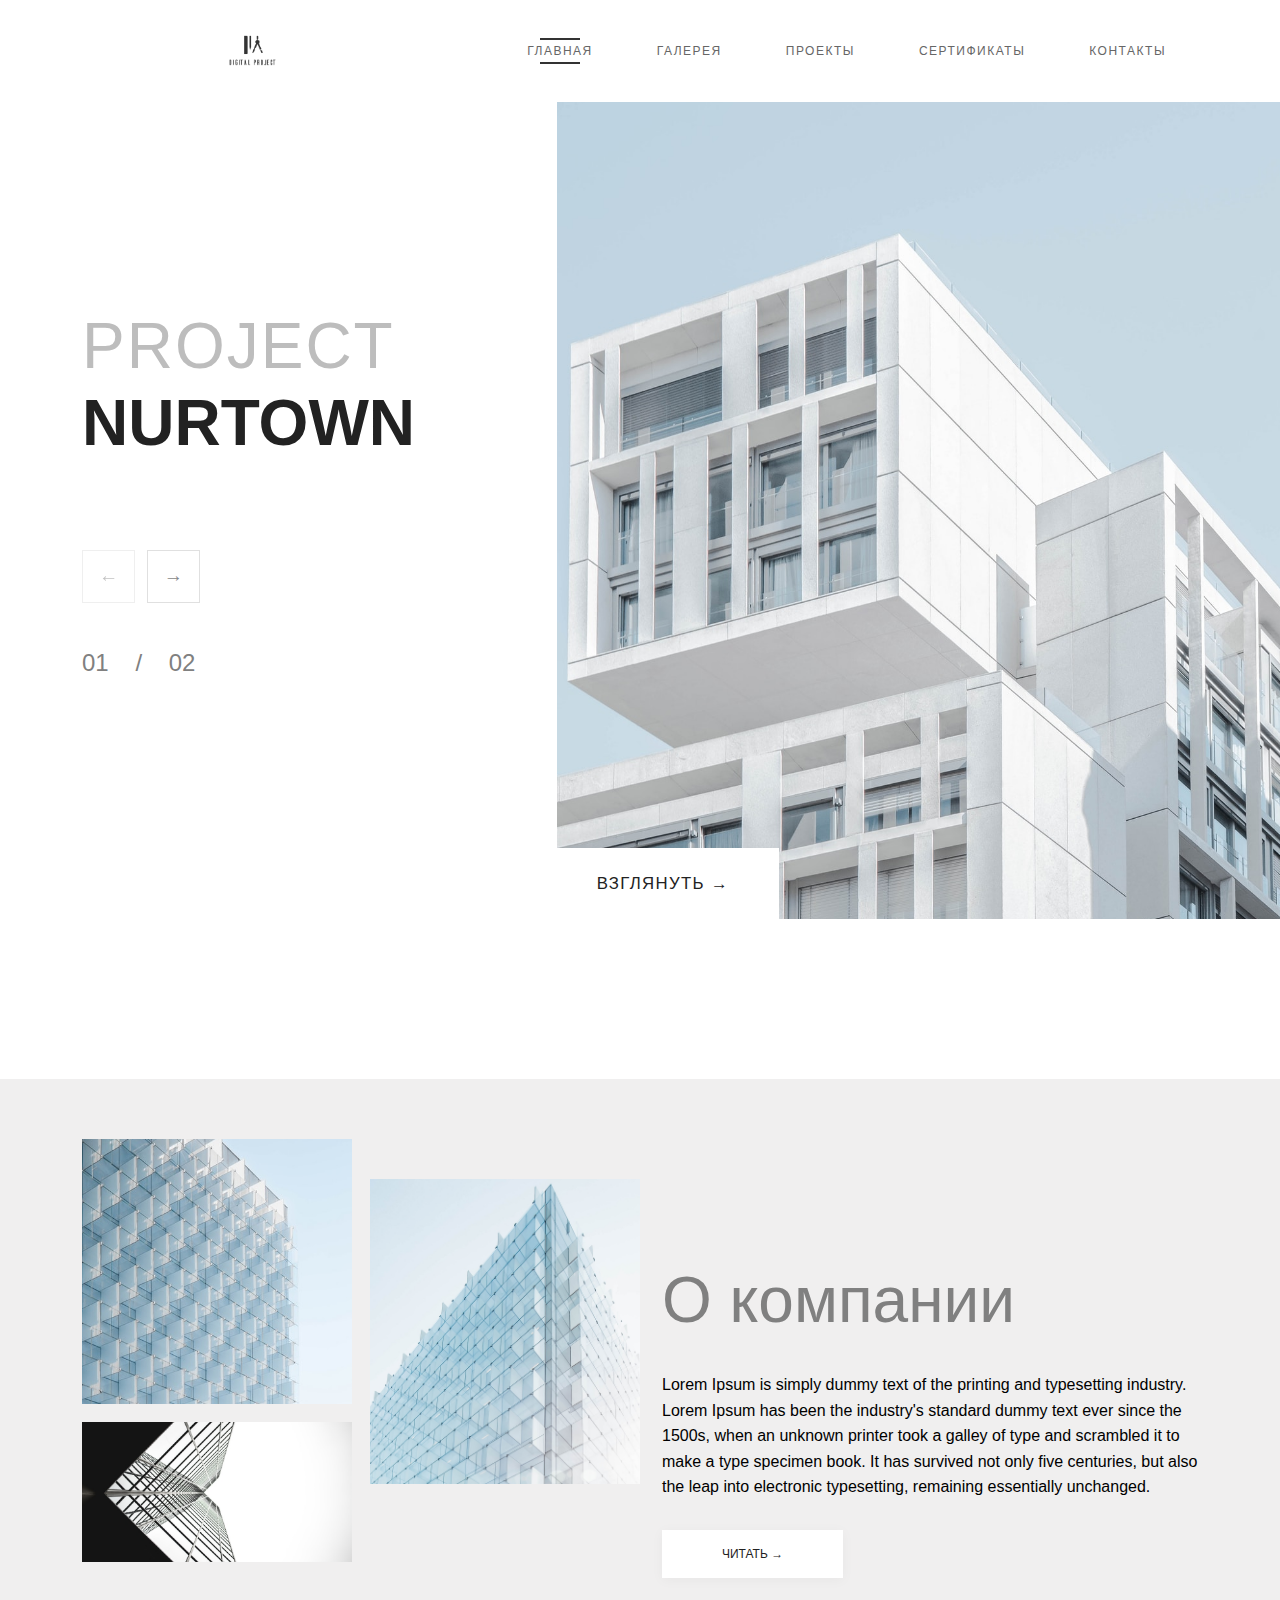
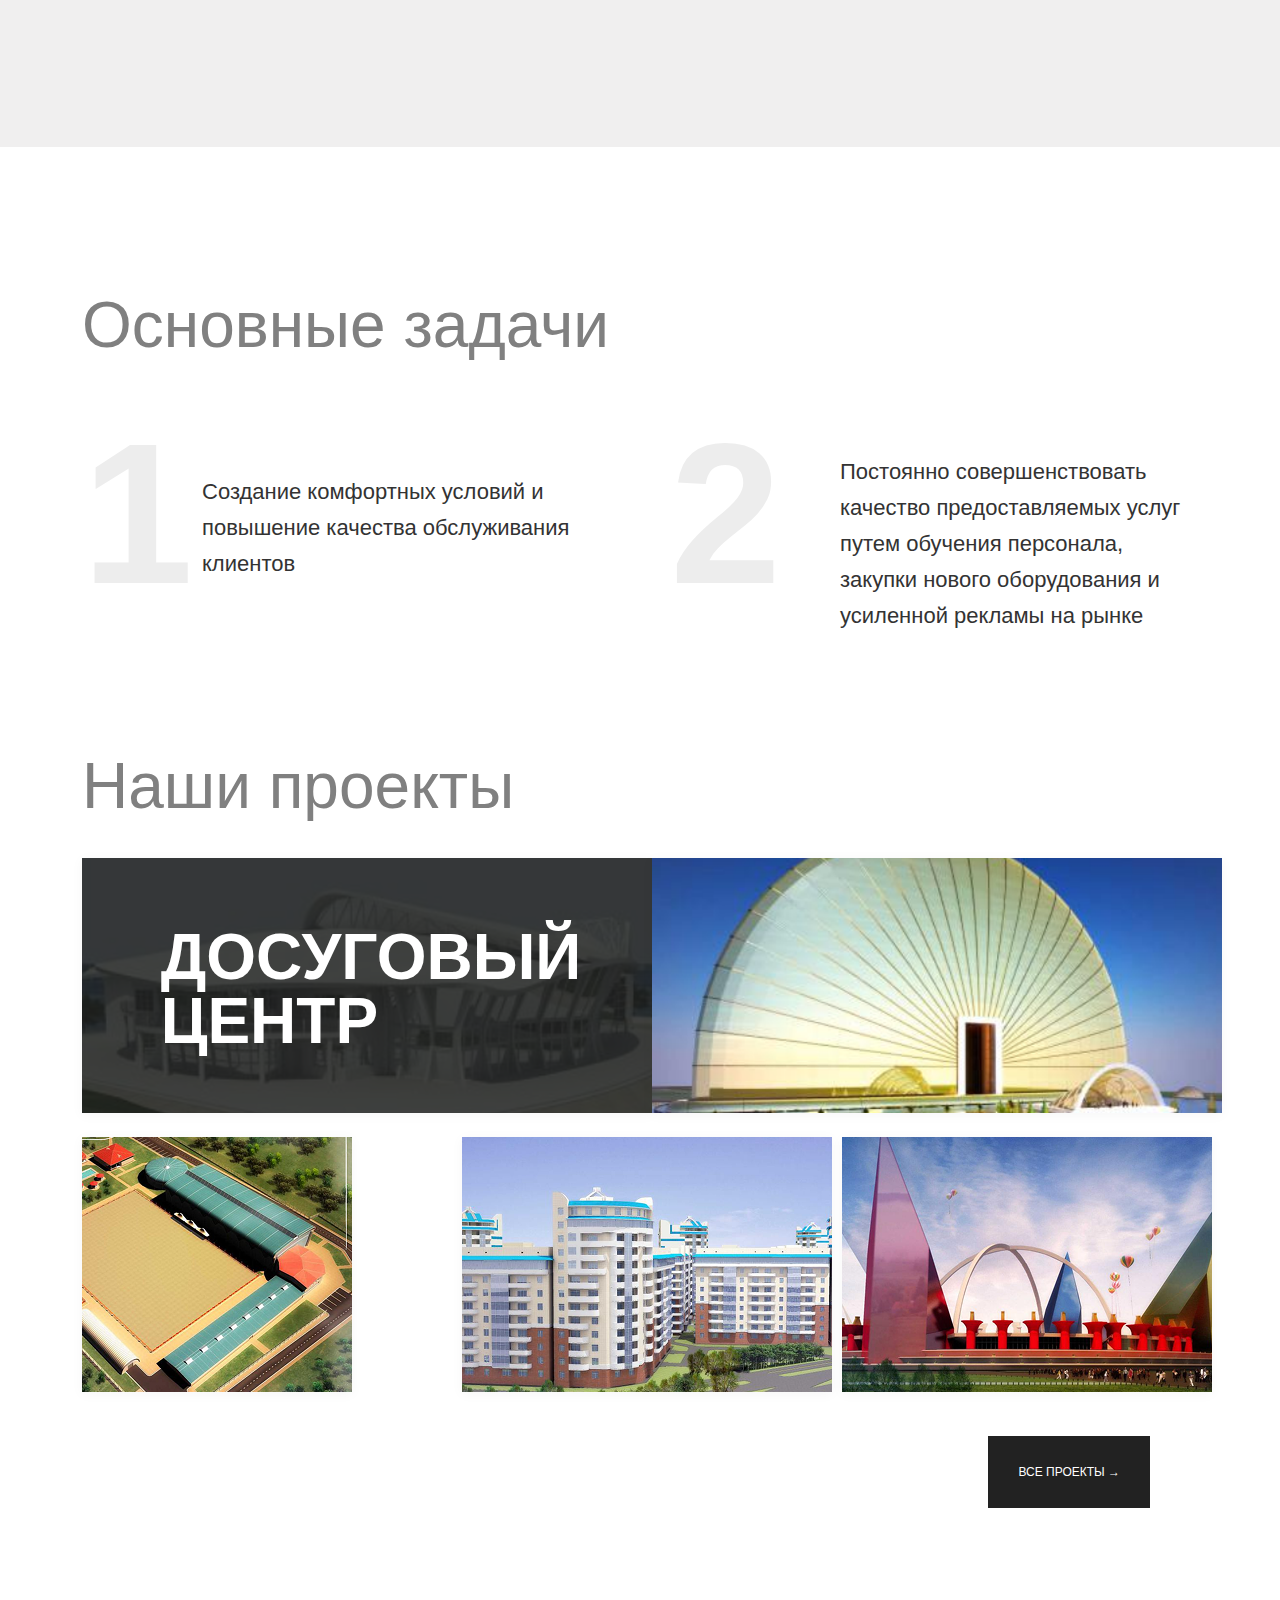
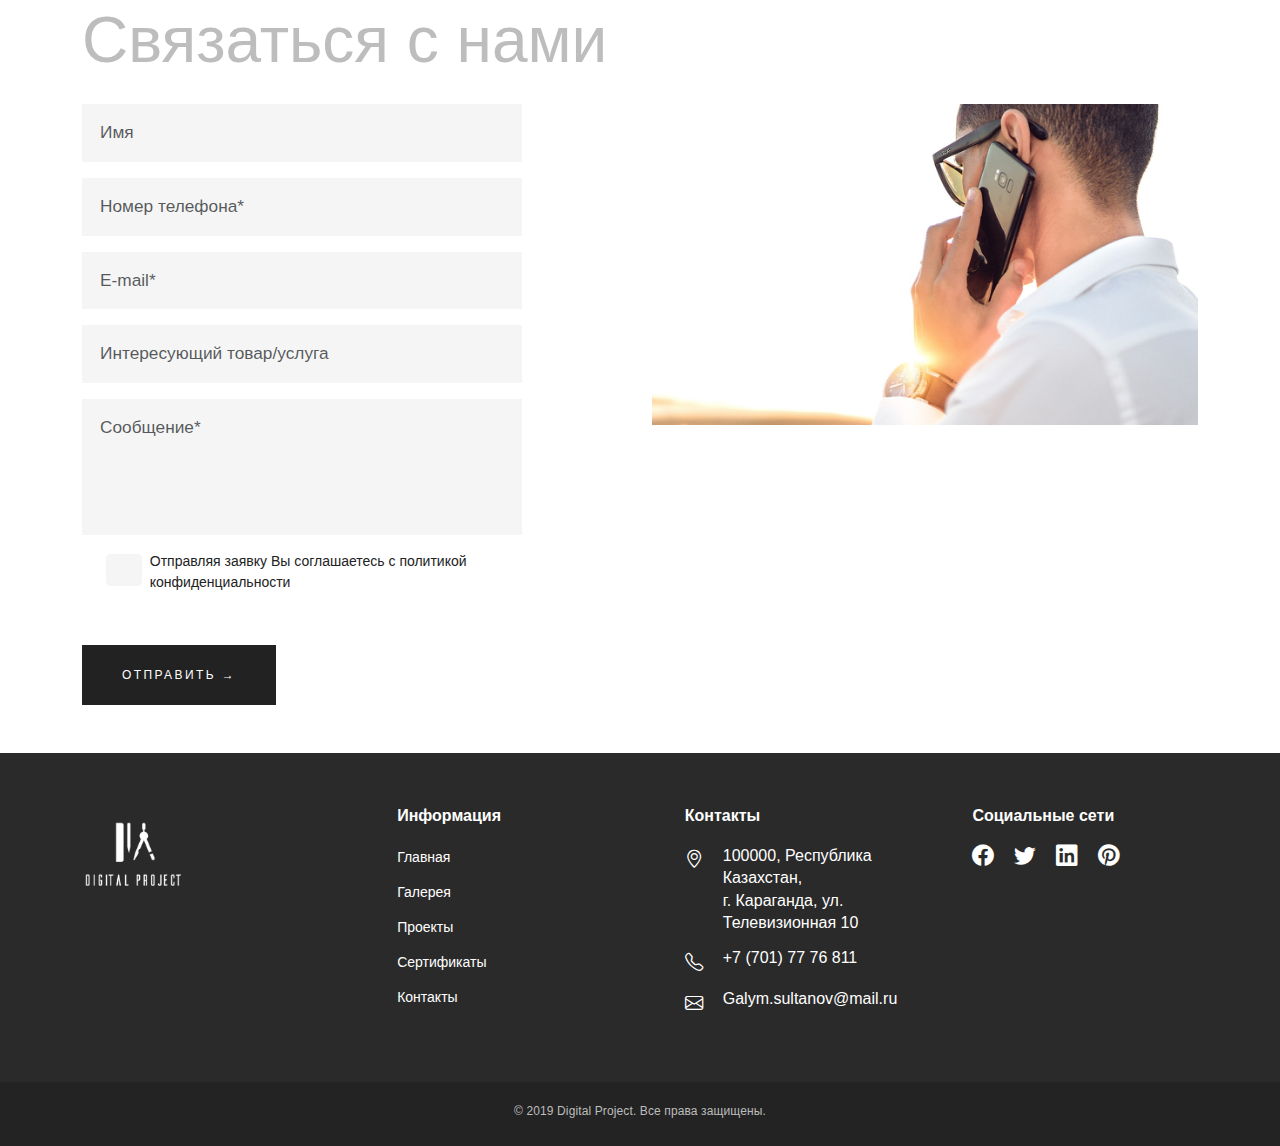
<file: index.html>
<!DOCTYPE html>
<html lang="ru">

<head>
  <meta charset="UTF-8">
  <meta name="viewport" content="width=device-width, initial-scale=1.0">
  <title>Главная | Architecture Digital Project</title>
  <link href="https://cdnjs.cloudflare.com/ajax/libs/bootstrap/5.3.0/css/bootstrap.min.css" rel="stylesheet">
  <link href="https://cdnjs.cloudflare.com/ajax/libs/font-awesome/6.4.0/css/all.min.css" rel="stylesheet">
  <link href="https://fonts.googleapis.com/css2?family=Inter:wght@300;400;500;600;700&display=swap" rel="stylesheet">
  <link href="https://cdn.jsdelivr.net/npm/bootstrap@5.3.0/dist/css/bootstrap.min.css" rel="stylesheet">
  <link rel="stylesheet" href="css/base.css">
  <link rel="stylesheet" href="css/index.css">
</head>

<body>
  <!-- Navigation -->
  <nav class="navbar navbar-expand-lg fixed-top" style="background: white; padding: 6px 0; height: 102px;">
    <div class="container">
      <a class="navbar-brand" href="index.html" style="font-weight: 400; font-size: 12px; color: #333;">
        <img src="images/logo.png" alt="Logo" style="width: 70px; height: 43.71px; margin-left: 135px;"
          onerror="this.style.display='none'; this.nextElementSibling.style.display='block';">
      </a>
      <!-- Toggler button for mobile view -->
      <button class="navbar-toggler" type="button" data-bs-toggle="collapse" data-bs-target="#navbarNav"
        aria-controls="navbarNav" aria-expanded="false" aria-label="Toggle navigation">
        <span class="navbar-toggler-icon"></span>
      </button>
      <!-- Collapsible nav links -->
      <div class="collapse navbar-collapse" id="navbarNav">
        <ul class="navbar-nav ms-auto navbar-nav-scroll" style="--bs-scroll-height: 200px;">
          <li class="nav-item"><a class="nav-link nav-link-home active" href="index.html">Главная</a></li>
          <li class="nav-item"><a class="nav-link" href="gallery.html">Галерея</a></li>
          <li class="nav-item"><a class="nav-link" href="projects.html">Проекты</a></li>
          <li class="nav-item"><a class="nav-link" href="certificates.html">Сертификаты</a></li>
          <li class="nav-item"><a class="nav-link" href="contact.html">Контакты</a></li>
        </ul>
      </div>
    </div>
  </nav>

  <div class="main-content">
    <section class="hero-section" style="margin-top: 10px;">
      <div class="container">
        <div class="row align-items-center">
          <div class="col-lg-5">
            <h1 class="project-title">PROJECT</h1>
            <h2 class="project-name">NURTOWN</h2>
            <div class="custom-controls">
              <button class="arrow-btn mt-5" style="width: 52.95px; height: 53px; margin-top:656px;" id="prevBtn"
                aria-label="Previous">&larr;</button>
              <button class="arrow-btn mt-5" style="width: 52.95px; height: 53px; margin-top:656px;" id="nextBtn"
                aria-label="Next">&rarr;</button>
            </div>
            <div class="custom-pagination margin-top:656px mt-5">
              <span class="current" style="margin-right: 20px;" id="currentPage">01</span>
              <span> / </span>
              <span style="margin-left: 20px;" id="totalPages">02</span>
            </div>
          </div>
          <div class="col-lg-6">
            <div id="buildingCarousel" class="carousel slide carousel-fade" data-bs-ride="false">
              <div class="carousel-inner">
                <div class="carousel-item active">
                  <img src="images/hero.jpg" class="d-block building-image" alt="Modern Building">
                  <button class="carousel-btn-on-image">ВЗГЛЯНУТЬ &rarr;</button>
                </div>
                <div class="carousel-item">
                  <img src="images/hero1.jpeg" class="d-block building-image" alt="Architecture">
                  <button class="carousel-btn-on-image">ВЗГЛЯНУТЬ &rarr;</button>
                </div>
              </div>
            </div>
          </div>
        </div>
      </div>
    </section>

    <!-- About Section -->
    <section class="about-section">
      <section style="background: rgb(240, 239, 239); padding: 60px 0;">
        <div class="container">
          <div class="d-flex flex-row align-items-center justify-content-center" style="gap: 60px;">
            <!-- Image collage -->
            <div
              style="display: grid; grid-template-columns: 1fr 1fr; grid-template-rows: 1fr 1fr; gap: 18px; width: 420px;">
              <img src="images/about1.jpg"
                style="width: 270px; height: 265px; object-fit: cover; border-radius: 0px; grid-column: 1; grid-row: 1;"
                alt="">
              <img src="images/about2.jpg"
                style="width: 270px; height: 345px; padding-top: 40px; object-fit: cover; border-radius: 0px; grid-column: 2; grid-row: 1 / span 2;"
                alt="">
              <img src="images/about3.jpg"
                style="width: 270px; height: 140px; object-fit: cover; border-radius: 0px; grid-column: 1; grid-row: 2;"
                alt="">
            </div>
            <!-- Text block -->
            <div>
              <h1
                style="margin-left: 100px; color: gray; font-weight: 300; font-size: 64px; line-height: 64px; letter-spacing: 0%; padding-top: 20px; padding-bottom: 20px;">
                О компании
              </h1>
              <p class="about-text"
                style="font-size: 16px; line-height: 1.6; color: #000000; margin-top: 20px; margin-bottom: 10px; margin-left: 100px;">
                Lorem Ipsum is simply dummy text of the printing and typesetting industry. Lorem Ipsum has been the
                industry's standard dummy text ever since the 1500s, when an unknown printer took a galley of type and
                scrambled it to make a type specimen book. It has survived not only five centuries, but also the leap
                into
                electronic typesetting, remaining essentially unchanged.
              </p>
              <a href="#"
                style="display:inline-block; background:#fff; color:#222; border:none; border-radius:0; font-size:12px; font-weight:400; letter-spacing:20%;line-height: 12px; padding: 1.5em 5em; box-shadow:0 2px 12px rgba(0,0,0,0.04); text-decoration:none; margin-left: 100px; margin-top: 20px;">
                ЧИТАТЬ &rarr;
              </a>
            </div>
          </div>
        </div>
      </section>
    </section>


    <!-- Tasks Section -->
    <section class="tasks-section">
      <section style="margin: 60px 0;">
        <section class="tasks-section">
          <div class="container">
            <h2 class="tasks-title mt-5">Основные задачи</h2>
            <div class="tasks-row">
              <div class="task-item" data-num="1">
                <p style="padding-left: 50px; padding-top: 60px;">Создание комфортных условий и повышение качества
                  обслуживания клиентов</p>
              </div>
              <div class="task-item" data-num="2">
                <p style="padding-left: 100px; padding-top: 40px;">Постоянно совершенствовать качество предоставляемых
                  услуг путем обучения персонала, закупки нового
                  оборудования и усиленной рекламы на рынке</p>
              </div>
            </div>
          </div>
        </section>
      </section>
    </section>

    <!-- Projects Section -->
    <section class="projects-section">
      <div class="container">
        <h3 class="projects-title">Наши проекты</h3>
        <div class="row">
          <div class="col-lg-6 col-md-6">
            <div class="project-card" style="width: 570px; height: 255px;">
              <img src="images/project-main.png" class="project-img" alt="Досуговый центр">
              <div class="project-overlay" style="display: flex; align-items: center; justify-content: center;">
                <h5>ДОСУГОВЫЙ<br>ЦЕНТР</h5>
              </div>
            </div>
          </div>
          <div class="col-lg-6 col-md-6">
            <div class="project-card" style="width: 570px; height: 255px;">
              <img src="images/project-right.png" class="project-img" alt="Architecture Project">
            </div>
          </div>
          <div class="col-lg-4 col-md-6">
            <div class="project-card" style="width: 270px; height: 255px;">
              <img src="images/project1.png" class="project-img" alt="Small Project">
            </div>
          </div>
          <div class="col-lg-4 col-md-12">
            <div class="project-card" style="width: 370px; height: 255px;">
              <img src="images/project2.png" class="project-img" alt="Residential">
            </div>
          </div>
          <div class="col-lg-4 col-md-6">
            <div class="project-card" style="width: 370px; height: 255px;">
              <img src="images/project3.png" class="project-img" alt="Commercial">
            </div>
          </div>
        </div>
        <div class="view-all-projects">
          <a class="btn-view-all nav-link me-5"
            style="padding-top: 30px; padding-bottom: 30px; padding-left: 30px; padding-right: 30px;"
            href="projects.html">Все проекты →</a>
        </div>
      </div>
    </section>

    <!-- Contact Section -->
    <section class="contact-section">
      <div class="container">
        <div class="row align-items-start">
          <!-- Left: Form -->
          <div class="col-lg-6">
            <h1 class="contact-heading">Связаться с нами</h1>
            <form class="contact-form">
              <input type="text" class="form-control mb-3" placeholder="Имя">
              <input type="text" class="form-control mb-3" placeholder="Номер телефона*" required>
              <input type="email" class="form-control mb-3" placeholder="E-mail*" required>
              <input type="text" class="form-control mb-3" placeholder="Интересующий товар/услуга">
              <textarea class="form-control mb-3" placeholder="Сообщение*" required rows="4"></textarea>
              <div class="form-check mb-3">
                <input class="form-check-input" type="checkbox" id="privacyCheck" required>
                <label class="form-check-label" for="privacyCheck"></label>
                <div class="policy-text mb-4">
                  Отправляя заявку Вы соглашаетесь с политикой конфиденциальности
                </div>
              </div>
              <button type="submit" class="btn btn-submit mb-5">ОТПРАВИТЬ &rarr;</button>
            </form>
          </div>

          <!-- Right: Image -->
          <div class="col-lg-6 d-flex align-items-center justify-content-center">
            <img src="images/contact.png" alt="Contact" class="contact-image pt-5 mt-5">
          </div>
        </div>
      </div>
    </section>



    <!-- Footer -->
    <footer class="custom-footer">
      <div class="footer-container">
        <!-- Logo -->
        <div class="footer-col logo-col">
          <a href="index.html" style="display: inline-block;">
            <img src="images/logo-removebg-preview.png" alt="Digital Project" class="footer-logo">
          </a>
        </div>
        <!-- Info Links -->
        <div class="footer-col">
          <div class="footer-heading">Информация</div>
          <ul class="footer-links">
            <li><a href="index.html">Главная</a></li>
            <li><a href="gallery.html">Галерея</a></li>
            <li><a href="projects.html">Проекты</a></li>
            <li><a href="certificates.html">Сертификаты</a></li>
            <li><a href="contact.html">Контакты</a></li>
          </ul>
        </div>
        <!-- Contacts -->
        <div class="footer-col">
          <div class="footer-heading">Контакты</div>
          <ul class="footer-contact">
            <li><i class="bi bi-geo-alt"></i> 100000, Республика Казахстан,<br>г. Караганда, ул. Телевизионная 10</li>
            <li><i class="bi bi-telephone"></i> +7 (701) 77 76 811</li>
            <li><i class="bi bi-envelope"></i> Galym.sultanov@mail.ru</li>
          </ul>
        </div>
        <!-- Social -->
        <div class="footer-col">
          <div class="footer-heading">Социальные сети</div>
          <div class="footer-social">
            <a href="#"><i class="bi bi-facebook"></i></a>
            <a href="#"><i class="bi bi-twitter"></i></a>
            <a href="#"><i class="bi bi-linkedin"></i></a>
            <a href="#"><i class="bi bi-pinterest"></i></a>
          </div>
        </div>
      </div>
      <div class="footer-bottom pb-4">
        &copy; 2019 Digital Project. Все права защищены.
      </div>
    </footer>

    <!-- Bootstrap Icons CDN (add in your <head> if not already present) -->
    <link rel="stylesheet" href="https://cdn.jsdelivr.net/npm/bootstrap-icons@1.11.3/font/bootstrap-icons.min.css">


    <script src="https://cdnjs.cloudflare.com/ajax/libs/bootstrap/5.3.0/js/bootstrap.bundle.min.js"></script>
    <script src="https://cdnjs.cloudflare.com/ajax/libs/bootstrap/5.3.0/js/bootstrap.bundle.min.js"></script>
    <script>
      document.addEventListener('DOMContentLoaded', function () {
        const carouselElement = document.getElementById('buildingCarousel');
        const carousel = new bootstrap.Carousel(carouselElement, { interval: false, ride: false, pause: true });
        const slides = carouselElement.querySelectorAll('.carousel-item');
        const totalSlides = slides.length;
        const currentPage = document.getElementById('currentPage');
        const totalPages = document.getElementById('totalPages');
        const prevBtn = document.getElementById('prevBtn');
        const nextBtn = document.getElementById('nextBtn');
        let currentSlide = 0;

        totalPages.textContent = totalSlides.toString().padStart(2, '0');
        function updatePagination() {
          currentPage.textContent = (currentSlide + 1).toString().padStart(2, '0');
          prevBtn.disabled = currentSlide === 0;
          nextBtn.disabled = currentSlide === totalSlides - 1;
        }
        updatePagination();

        prevBtn.addEventListener('click', function () {
          if (currentSlide > 0) {
            carousel.prev();
          }
        });
        nextBtn.addEventListener('click', function () {
          if (currentSlide < totalSlides - 1) {
            carousel.next();
          }
        });

        carouselElement.addEventListener('slid.bs.carousel', function (e) {
          currentSlide = Array.from(slides).indexOf(e.relatedTarget);
          updatePagination();
        });

        // Keyboard navigation
        document.addEventListener('keydown', function (e) {
          if (e.key === 'ArrowLeft') prevBtn.click();
          if (e.key === 'ArrowRight') nextBtn.click();
        });
      });
    </script>
</body>

</html>
</file>
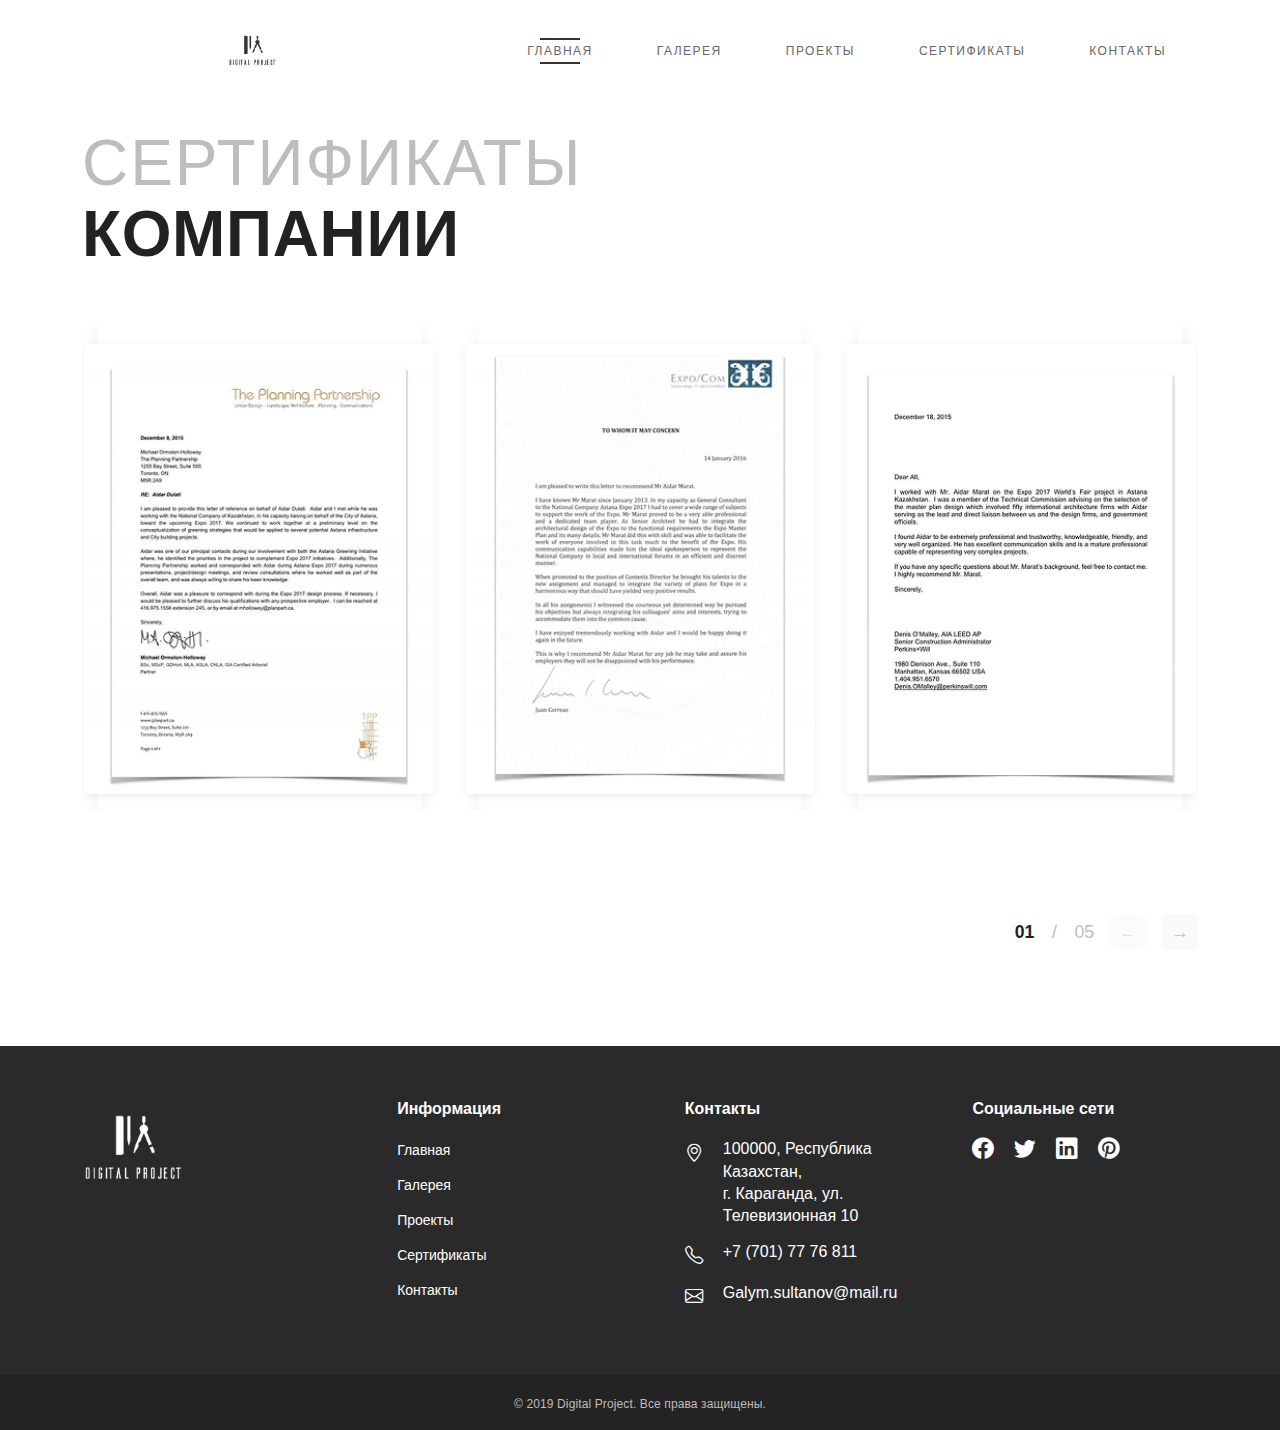
<file: certificates.html>
<!DOCTYPE html>
<html lang="ru">

<head>
  <meta charset="UTF-8">
  <title>Сертификаты компании | Digital Project</title>
  <meta name="viewport" content="width=device-width, initial-scale=1">
  <!-- Bootstrap CSS for grid and base styles -->
  <link href="https://cdn.jsdelivr.net/npm/bootstrap@5.3.0/dist/css/bootstrap.min.css" rel="stylesheet">
  <link rel="stylesheet" href="css/base.css">
  <link rel="stylesheet" href="css/certificates.css">
</head>

<body>
  <!-- Navigation -->
  <nav class="navbar navbar-expand-lg fixed-top" style="background: white; padding: 6px 0; height: 102px;">
    <div class="container">
      <a class="navbar-brand" href="index.html" style="font-weight: 400; font-size: 12px; color: #333;">
        <img src="images/logo.png" alt="Logo" style="width: 70px; height: 43.71px; margin-left: 135px;"
          onerror="this.style.display='none'; this.nextElementSibling.style.display='block';">
      </a>
      <!-- Toggler button for mobile view -->
      <button class="navbar-toggler" type="button" data-bs-toggle="collapse" data-bs-target="#navbarNav"
        aria-controls="navbarNav" aria-expanded="false" aria-label="Toggle navigation">
        <span class="navbar-toggler-icon"></span>
      </button>
      <!-- Collapsible nav links -->
      <div class="collapse navbar-collapse" id="navbarNav">
        <ul class="navbar-nav ms-auto navbar-nav-scroll" style="--bs-scroll-height: 200px;">
          <li class="nav-item"><a class="nav-link nav-link-home active" href="index.html">Главная</a></li>
          <li class="nav-item"><a class="nav-link" href="gallery.html">Галерея</a></li>
          <li class="nav-item"><a class="nav-link" href="projects.html">Проекты</a></li>
          <li class="nav-item"><a class="nav-link" href="certificates.html">Сертификаты</a></li>
          <li class="nav-item"><a class="nav-link" href="contact.html">Контакты</a></li>
        </ul>
      </div>
    </div>
  </nav>


  <!-- Title -->
  <div class="container">
    <h1 class="cert-title mb-5">
      СЕРТИФИКАТЫ <strong>КОМПАНИИ</strong>
    </h1>

    <!-- Certificates Carousel -->
    <div id="certificatesCarousel" class="carousel slide carousel-fade certificates-carousel" data-bs-ride="false">
      <div class="carousel-inner">
        <!-- Slide 1 -->
        <div class="carousel-item active">
          <div class="cert-row">
            <div class="cert-card">
              <img src="images/cert1.jpg" alt="Certificate 1">
            </div>
            <div class="cert-card">
              <img src="images/cert2.jpg" alt="Certificate 2">
            </div>
            <div class="cert-card">
              <img src="images/cert3.jpg" alt="Certificate 3">
            </div>
          </div>
        </div>

        <!-- Slide 2 -->
        <div class="carousel-item">
          <div class="cert-row">
            <div class="cert-card">
              <img src="images/cert4.jpeg" alt="Certificate 4">
            </div>
            <div class="cert-card">
              <img src="images/cert5.jpeg" alt="Certificate 5">
            </div>
            <div class="cert-card">
              <img src="images/cert6.jpeg" alt="Certificate 6">
            </div>
          </div>
        </div>

        <!-- Slide 3 -->
        <div class="carousel-item">
          <div class="cert-row">
            <div class="cert-card">
              <img src="images/cert7.jpeg" alt="Certificate 7">
            </div>
            <div class="cert-card">
              <img src="images/cert8.jpeg" alt="Certificate 8">
            </div>
            <div class="cert-card">
              <img src="images/cert9.jpeg" alt="Certificate 9">
            </div>
          </div>
        </div>

        <!-- Slide 4 -->
        <div class="carousel-item">
          <div class="cert-row">
            <div class="cert-card">
              <img src="images/cert10.jpeg" alt="Certificate 10">
            </div>
            <div class="cert-card">
              <img src="images/cert11.jpeg" alt="Certificate 11">
            </div>
            <div class="cert-card">
              <img src="images/cert12.jpeg" alt="Certificate 12">
            </div>
          </div>
        </div>

        <!-- Slide 5 -->
        <div class="carousel-item">
          <div class="cert-row">
            <div class="cert-card">
              <img src="images/cert13.jpeg" alt="Certificate 13">
            </div>
            <div class="cert-card">
              <img src="images/cert14.jpeg" alt="Certificate 14">
            </div>
            <div class="cert-card">
              <img src="images/cert15.jpeg" alt="Certificate 15">
            </div>
          </div>
        </div>
      </div>

      <!-- Hidden Bootstrap carousel controls for functionality -->
      <button class="carousel-control-prev" type="button" data-bs-target="#certificatesCarousel" data-bs-slide="prev"
        id="carouselPrev">
        <span class="carousel-control-prev-icon" aria-hidden="true"></span>
        <span class="visually-hidden">Previous</span>
      </button>
      <button class="carousel-control-next" type="button" data-bs-target="#certificatesCarousel" data-bs-slide="next"
        id="carouselNext">
        <span class="carousel-control-next-icon" aria-hidden="true"></span>
        <span class="visually-hidden">Next</span>
      </button>
    </div>

    <!-- Custom Pagination Controls -->
    <div class="cert-pagination mb-5 py-5">
      <span class="cert-page-num" id="currentPage">01</span>
      <span class="cert-page-slash">/</span>
      <span class="cert-page-total">05</span>
      <button class="cert-page-btn" id="prevBtn" onclick="previousSlide()">&larr;</button>
      <button class="cert-page-btn" id="nextBtn" onclick="nextSlide()">&rarr;</button>
    </div>
  </div>

  <!-- Footer -->
  <footer class="custom-footer">
    <div class="footer-container">
      <!-- Logo -->
      <div class="footer-col logo-col">
        <a href="index.html" style="display: inline-block;">
          <img src="images/logo-removebg-preview.png" alt="Digital Project" class="footer-logo">
        </a>
      </div>
      <!-- Info Links -->
      <div class="footer-col">
        <div class="footer-heading">Информация</div>
        <ul class="footer-links">
          <li><a href="index.html">Главная</a></li>
          <li><a href="gallery.html">Галерея</a></li>
          <li><a href="projects.html">Проекты</a></li>
          <li><a href="certificates.html">Сертификаты</a></li>
          <li><a href="contact.html">Контакты</a></li>
        </ul>
      </div>
      <!-- Contacts -->
      <div class="footer-col">
        <div class="footer-heading">Контакты</div>
        <ul class="footer-contact">
          <li><i class="bi bi-geo-alt"></i> 100000, Республика Казахстан,<br>г. Караганда, ул. Телевизионная 10</li>
          <li><i class="bi bi-telephone"></i> +7 (701) 77 76 811</li>
          <li><i class="bi bi-envelope"></i> Galym.sultanov@mail.ru</li>
        </ul>
      </div>
      <!-- Social -->
      <div class="footer-col">
        <div class="footer-heading">Социальные сети</div>
        <div class="footer-social">
          <a href="#"><i class="bi bi-facebook"></i></a>
          <a href="#"><i class="bi bi-twitter"></i></a>
          <a href="#"><i class="bi bi-linkedin"></i></a>
          <a href="#"><i class="bi bi-pinterest"></i></a>
        </div>
      </div>
    </div>
    <div class="footer-bottom">
      &copy; 2019 Digital Project. Все права защищены.
    </div>
  </footer>

  <!-- Bootstrap Icons CDN -->
  <link rel="stylesheet" href="https://cdn.jsdelivr.net/npm/bootstrap-icons@1.11.3/font/bootstrap-icons.min.css">

  <!-- Bootstrap JS -->
  <script src="https://cdnjs.cloudflare.com/ajax/libs/bootstrap/5.3.0/js/bootstrap.bundle.min.js"></script>

  <!-- Custom JavaScript for Carousel Control -->
  <script>
    let currentSlide = 0;
    const totalSlides = 5;
    const carousel = new bootstrap.Carousel(document.getElementById('certificatesCarousel'), {
      interval: false // Disable auto-play
    });

    function updatePagination() {
      document.getElementById('currentPage').textContent = String(currentSlide + 1).padStart(2, '0');

      // Update button states
      const prevBtn = document.getElementById('prevBtn');
      const nextBtn = document.getElementById('nextBtn');

      if (currentSlide === 0) {
        prevBtn.disabled = true;
      } else {
        prevBtn.disabled = false;
      }

      if (currentSlide === totalSlides - 1) {
        nextBtn.disabled = true;
      } else {
        nextBtn.disabled = false;
      }
    }

    function previousSlide() {
      if (currentSlide > 0) {
        currentSlide--;
        carousel.prev();
        updatePagination();
      }
    }

    function nextSlide() {
      if (currentSlide < totalSlides - 1) {
        currentSlide++;
        carousel.next();
        updatePagination();
      }
    }

    // Listen for Bootstrap carousel events
    document.getElementById('certificatesCarousel').addEventListener('slid.bs.carousel', function (e) {
      currentSlide = Array.from(e.target.querySelectorAll('.carousel-item')).indexOf(e.relatedTarget);
      updatePagination();
    });

    // Initialize pagination
    updatePagination();

    // Keyboard navigation
    document.addEventListener('keydown', function (e) {
      if (e.key === 'ArrowLeft') {
        previousSlide();
      } else if (e.key === 'ArrowRight') {
        nextSlide();
      }
    });
  </script>
</body>

</html>
</file>
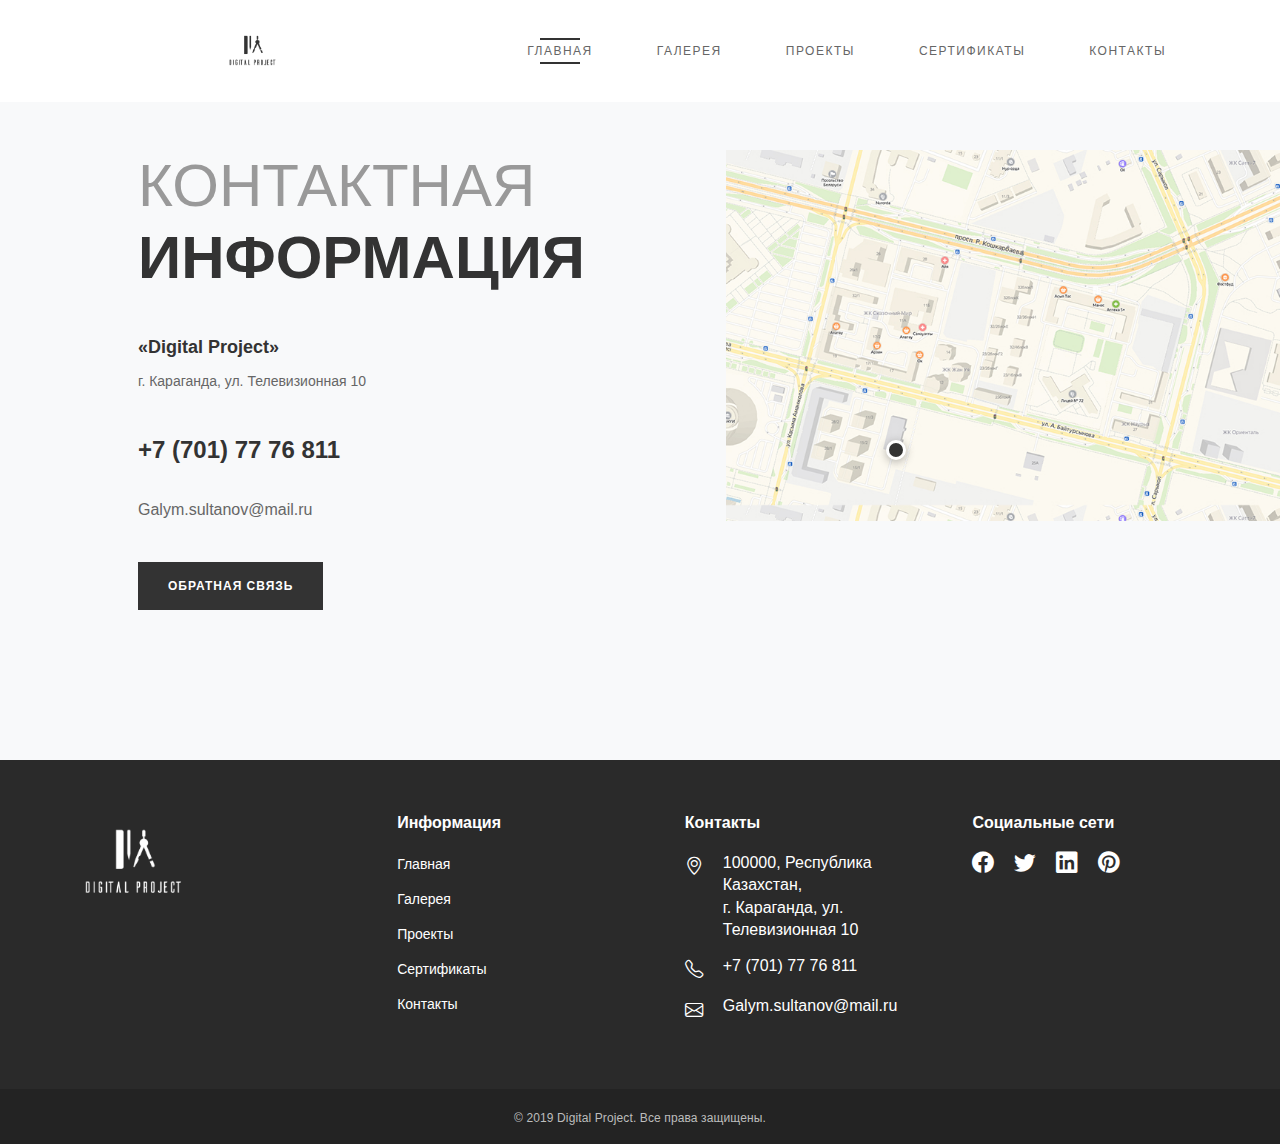
<file: contact.html>
<!DOCTYPE html>
<html lang="ru">

<head>
  <meta charset="UTF-8">
  <meta name="viewport" content="width=device-width, initial-scale=1.0">
  <title>КОНТАКТНАЯ ИНФОРМАЦИЯ | Digital Project</title>
  <link href="https://cdnjs.cloudflare.com/ajax/libs/bootstrap/5.3.0/css/bootstrap.min.css" rel="stylesheet">
  <link href="https://cdnjs.cloudflare.com/ajax/libs/font-awesome/6.0.0/css/all.min.css" rel="stylesheet">
  <link rel="stylesheet" href="css/base.css">
  <link rel="stylesheet" href="css/contact.css">
</head>

<body>
  <!-- Navigation -->
  <nav class="navbar navbar-expand-lg fixed-top" style="background: white; padding: 6px 0; height: 102px;">
    <div class="container">
      <a class="navbar-brand" href="index.html" style="font-weight: 400; font-size: 12px; color: #333;">
        <img src="images/logo.png" alt="Logo" style="width: 70px; height: 43.71px; margin-left: 135px;"
          onerror="this.style.display='none'; this.nextElementSibling.style.display='block';">
      </a>
      <!-- Toggler button for mobile view -->
      <button class="navbar-toggler" type="button" data-bs-toggle="collapse" data-bs-target="#navbarNav"
        aria-controls="navbarNav" aria-expanded="false" aria-label="Toggle navigation">
        <span class="navbar-toggler-icon"></span>
      </button>
      <!-- Collapsible nav links -->
      <div class="collapse navbar-collapse" id="navbarNav">
        <ul class="navbar-nav ms-auto navbar-nav-scroll" style="--bs-scroll-height: 200px;">
          <li class="nav-item"><a class="nav-link nav-link-home active" href="index.html">Главная</a></li>
          <li class="nav-item"><a class="nav-link" href="gallery.html">Галерея</a></li>
          <li class="nav-item"><a class="nav-link" href="projects.html">Проекты</a></li>
          <li class="nav-item"><a class="nav-link" href="certificates.html">Сертификаты</a></li>
          <li class="nav-item"><a class="nav-link" href="contact.html">Контакты</a></li>
        </ul>
      </div>
    </div>
  </nav>


  <!-- Contact Section -->
  <section class="contact-section">
    <div class="container" style="padding-left: 0px; margin-left: 150px;">
      <div class="row">
        <div class="col-lg-6 col-md-12" style="padding-left: 0px;">
          <h1 class="contact-title">
            КОНТАКТНАЯ<br>
            <strong>ИНФОРМАЦИЯ</strong>
          </h1>
          <div class="company-info">
            <div class="company-name">«Digital Project»</div>
            <div class="company-address">г. Караганда, ул. Телевизионная 10</div>
          </div>
          <div class="contact-phone">
            +7 (701) 77 76 811
          </div>
          <div class="contact-email">
            Galym.sultanov@mail.ru
          </div>
          <button type="button" class="contact-btn" data-bs-toggle="modal" data-bs-target="#feedbackModal">
            Обратная связь
          </button>
        </div>
        <div class="col-lg-6 col-md-12">
          <div class="map-container-fluid">
            <img src="images/map.jpg" alt="Map" class="map-image">
          </div>
          <div class="map-marker"></div>
        </div>
      </div>
    </div>
  </section>

  <!-- Footer -->
  <footer class="custom-footer">
    <div class="footer-container">
      <!-- Logo -->
      <div class="footer-col logo-col">
        <a href="index.html" style="display: inline-block;">
          <img src="images/logo-removebg-preview.png" alt="Digital Project" class="footer-logo">
        </a>
      </div>
      <!-- Info Links -->
      <div class="footer-col">
        <div class="footer-heading">Информация</div>
        <ul class="footer-links">
          <li><a href="index.html">Главная</a></li>
          <li><a href="gallery.html">Галерея</a></li>
          <li><a href="projects.html">Проекты</a></li>
          <li><a href="certificates.html">Сертификаты</a></li>
          <li><a href="contact.html">Контакты</a></li>
        </ul>
      </div>
      <!-- Contacts -->
      <div class="footer-col">
        <div class="footer-heading">Контакты</div>
        <ul class="footer-contact">
          <li><i class="bi bi-geo-alt"></i> 100000, Республика Казахстан,<br>г. Караганда, ул. Телевизионная 10</li>
          <li><i class="bi bi-telephone"></i> +7 (701) 77 76 811</li>
          <li><i class="bi bi-envelope"></i> Galym.sultanov@mail.ru</li>
        </ul>
      </div>
      <!-- Social -->
      <div class="footer-col">
        <div class="footer-heading">Социальные сети</div>
        <div class="footer-social">
          <a href="#"><i class="bi bi-facebook"></i></a>
          <a href="#"><i class="bi bi-twitter"></i></a>
          <a href="#"><i class="bi bi-linkedin"></i></a>
          <a href="#"><i class="bi bi-pinterest"></i></a>
        </div>
      </div>
    </div>
    <div class="footer-bottom">
      &copy; 2019 Digital Project. Все права защищены.
    </div>
  </footer>

  <!-- Bootstrap Icons CDN (add in your <head> if not already present) -->
  <link rel="stylesheet" href="https://cdn.jsdelivr.net/npm/bootstrap-icons@1.11.3/font/bootstrap-icons.min.css">


  <script src="https://cdnjs.cloudflare.com/ajax/libs/bootstrap/5.3.0/js/bootstrap.bundle.min.js"></script>

  <!-- Feedback Modal -->
  <div class="modal fade" id="feedbackModal" tabindex="-1" aria-labelledby="feedbackModalLabel" aria-hidden="true">
    <div class="modal-dialog modal-dialog-centered">
      <div class="modal-content">
        <div class="modal-header">
          <h5 class="modal-title" id="feedbackModalLabel">Задать вопрос</h5>
          <button type="button" class="btn-close" data-bs-dismiss="modal" aria-label="Close"></button>
        </div>
        <div class="modal-body">
          <form id="feedbackForm">
            <div class="mb-3">
              <input type="text" class="form-control" placeholder="Имя" id="name">
            </div>
            <div class="mb-3">
              <input type="tel" class="form-control" placeholder="Номер телефона*" id="phone" required>
            </div>
            <div class="mb-3">
              <input type="email" class="form-control" placeholder="E-mail*" id="email" required>
            </div>
            <div class="mb-3">
              <input type="text" class="form-control" placeholder="Интересующий товар/услуга" id="product">
            </div>
            <div class="mb-3">
              <textarea class="form-control" rows="4" placeholder="Сообщение*" id="message" required></textarea>
            </div>
            <div class="form-check">
              <input class="form-check-input" type="checkbox" id="privacyCheck" required>
              <label class="form-check-label" for="privacyCheck">
                Отправляя заявку Вы соглашаетесь с политикой конфиденциальности
              </label>
            </div>
            <button type="submit" class="btn-submit">ОТПРАВИТЬ</button>
          </form>
        </div>
      </div>
    </div>
  </div>

  <!-- Success Modal -->
  <div class="modal fade" id="successModal" tabindex="-1" aria-labelledby="successModalLabel" aria-hidden="true">
    <div class="modal-dialog modal-dialog-centered">
      <div class="modal-content">
        <div class="modal-header border-0">
          <button type="button" class="btn-close" data-bs-dismiss="modal" aria-label="Close"></button>
        </div>
        <div class="modal-body text-center">
          <div class="success-icon">
            <i class="fas fa-check"></i>
          </div>
          <!-- Add id="successModalLabel" here -->
          <h3 class="success-title" id="successModalLabel">Спасибо !</h3>
          <p class="success-message">
            Ваше сообщение отправлено мы свяжемся с вами в ближайшее время
          </p>
          <button type="button" class="btn-back" data-bs-dismiss="modal">ВЕРНУТЬСЯ НАЗАД</button>
        </div>
      </div>
    </div>
  </div>


  <script src="https://cdnjs.cloudflare.com/ajax/libs/bootstrap/5.3.0/js/bootstrap.bundle.min.js"></script>
  <script>
    // Handle form submission
    document.getElementById('feedbackForm').addEventListener('submit', function (e) {
      e.preventDefault();

      // Close feedback modal
      const feedbackModal = bootstrap.Modal.getInstance(document.getElementById('feedbackModal'));
      feedbackModal.hide();

      // Show success modal after a short delay
      setTimeout(() => {
        const successModal = new bootstrap.Modal(document.getElementById('successModal'));
        successModal.show();
      }, 300);
    });
  </script>
</body>

</html>
</file>
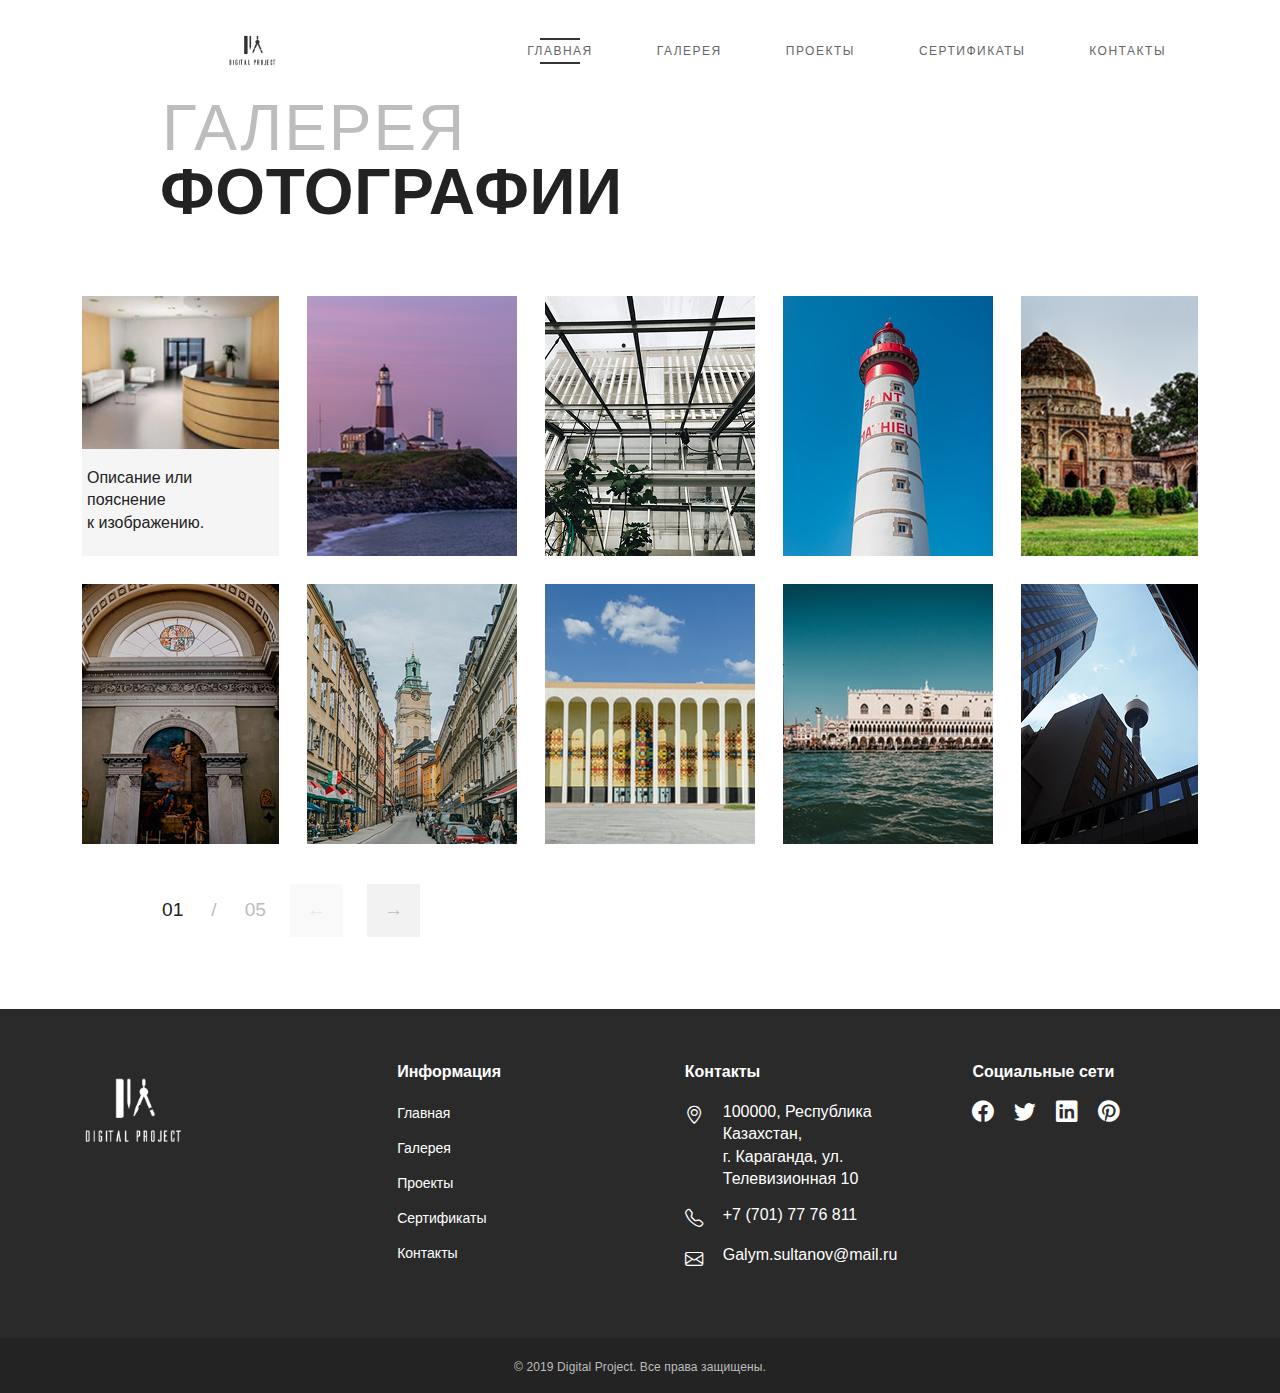
<file: gallery.html>
<!DOCTYPE html>
<html lang="ru">

<head>
  <meta charset="UTF-8">
  <title>ГАЛЕРЕЯ ФОТОГРАФИЙ | Digital Project</title>
  <meta name="viewport" content="width=device-width, initial-scale=1">
  <!-- Bootstrap CSS -->
  <link href="https://cdn.jsdelivr.net/npm/bootstrap@5.3.0/dist/css/bootstrap.min.css" rel="stylesheet">
  <link rel="stylesheet" href="css/base.css">
  <link rel="stylesheet" href="css/gallery.css">
</head>

<body>
  <!-- Navigation -->
   <nav class="navbar navbar-expand-lg fixed-top" style="background: white; padding: 6px 0; height: 102px;">
    <div class="container">
      <a class="navbar-brand" href="index.html" style="font-weight: 400; font-size: 12px; color: #333;">
        <img src="images/logo.png" alt="Logo" style="width: 70px; height: 43.71px; margin-left: 135px;"
          onerror="this.style.display='none'; this.nextElementSibling.style.display='block';">
      </a>
      <!-- Toggler button for mobile view -->
      <button class="navbar-toggler" type="button" data-bs-toggle="collapse" data-bs-target="#navbarNav"
        aria-controls="navbarNav" aria-expanded="false" aria-label="Toggle navigation">
        <span class="navbar-toggler-icon"></span>
      </button>
      <!-- Collapsible nav links -->
      <div class="collapse navbar-collapse" id="navbarNav">
        <ul class="navbar-nav ms-auto navbar-nav-scroll" style="--bs-scroll-height: 200px;">
          <li class="nav-item"><a class="nav-link nav-link-home active" href="index.html">Главная</a></li>
          <li class="nav-item"><a class="nav-link" href="gallery.html">Галерея</a></li>
          <li class="nav-item"><a class="nav-link" href="projects.html">Проекты</a></li>
          <li class="nav-item"><a class="nav-link" href="certificates.html">Сертификаты</a></li>
          <li class="nav-item"><a class="nav-link" href="contact.html">Контакты</a></li>
        </ul>
      </div>
    </div>
  </nav>


  <div class="container py-5">
    <h1 class="gallery-title mb-4 py-5">
      <span class="gallery-title-light">ГАЛЕРЕЯ</span><br>
      <span class="gallery-title-bold">ФОТОГРАФИИ</span>
    </h1>

    <div id="galleryCarousel" class="carousel slide carousel-fade gallery-carousel" data-bs-ride="false">
      <div class="carousel-inner">
        <!-- Slide 1 -->
        <div class="carousel-item active">
          <div class="gallery-grid">
            <!-- First cell: image + description -->
            <div class="gallery-desc">
              <img src="images/gallery1.png" alt="Gallery 1">
              <div class="gallery-desc-text">
                Описание или пояснение<br>к изображению.
              </div>
            </div>
            <!-- Gallery images -->
            <div class="gallery-item"><img src="images/gallery2.png" alt="Gallery 2"></div>
            <div class="gallery-item"><img src="images/gallery3.png" alt="Gallery 3"></div>
            <div class="gallery-item"><img src="images/gallery4.png" alt="Gallery 4"></div>
            <div class="gallery-item"><img src="images/gallery5.png" alt="Gallery 5"></div>
            <div class="gallery-item"><img src="images/gallery6.png" alt="Gallery 6"></div>
            <div class="gallery-item"><img src="images/gallery7.png" alt="Gallery 7"></div>
            <div class="gallery-item"><img src="images/gallery8.png" alt="Gallery 8"></div>
            <div class="gallery-item"><img src="images/gallery9.png" alt="Gallery 9"></div>
            <div class="gallery-item"><img src="images/gallery10.png" alt="Gallery 10"></div>
          </div>
        </div>
        <!-- Slide 2 -->
        <div class="carousel-item">
          <div class="gallery-grid">
            <div class="gallery-desc">
              <img src="images/gallery11.jpeg" alt="Gallery 11">
              <div class="gallery-desc-text">
                Страница 2<br>дополнительные изображения.
              </div>
            </div>
            <div class="gallery-item"><img src="images/gallery12.jpeg" alt="Gallery 12"></div>
            <div class="gallery-item"><img src="images/gallery13.jpeg" alt="Gallery 13"></div>
            <div class="gallery-item"><img src="images/gallery14.jpeg" alt="Gallery 14"></div>
            <div class="gallery-item"><img src="images/gallery15.jpeg" alt="Gallery 15"></div>
            <div class="gallery-item"><img src="images/gallery16.jpeg" alt="Gallery 16"></div>
            <div class="gallery-item"><img src="images/gallery17.jpeg" alt="Gallery 17"></div>
            <div class="gallery-item"><img src="images/gallery18.jpeg" alt="Gallery 18"></div>
            <div class="gallery-item"><img src="images/gallery19.jpeg" alt="Gallery 19"></div>
            <div class="gallery-item"><img src="images/gallery20.jpeg" alt="Gallery 20"></div>
          </div>
        </div>
        <!-- Slide 3 -->
        <div class="carousel-item">
          <div class="gallery-grid">
            <div class="gallery-desc">
              <img src="images/gallery2.png" alt="Gallery 21">
              <div class="gallery-desc-text">
                Страница 3<br>ещё больше проектов.
              </div>
            </div>
            <div class="gallery-item"><img src="images/gallery1.png" alt="Gallery 22"></div>
            <div class="gallery-item"><img src="images/gallery4.png" alt="Gallery 23"></div>
            <div class="gallery-item"><img src="images/gallery7.png" alt="Gallery 24"></div>
            <div class="gallery-item"><img src="images/gallery5.png" alt="Gallery 25"></div>
            <div class="gallery-item"><img src="images/gallery19.jpeg" alt="Gallery 26"></div>
            <div class="gallery-item"><img src="images/gallery3.png" alt="Gallery 27"></div>
            <div class="gallery-item"><img src="images/gallery15.jpeg" alt="Gallery 28"></div>
            <div class="gallery-item"><img src="images/gallery9.png" alt="Gallery 29"></div>
            <div class="gallery-item"><img src="images/gallery8.png" alt="Gallery 30"></div>
          </div>
        </div>
        <!-- Slide 4 -->
        <div class="carousel-item">
          <div class="gallery-grid">
            <div class="gallery-desc">
              <img src="images/gallery10.png" alt="Gallery 31">
              <div class="gallery-desc-text">
                Страница 4<br>архитектурные решения.
              </div>
            </div>
            <div class="gallery-item"><img src="images/gallery16.jpeg" alt="Gallery 32"></div>
            <div class="gallery-item"><img src="images/gallery3.png" alt="Gallery 33"></div>
            <div class="gallery-item"><img src="images/gallery14.jpeg" alt="Gallery 34"></div>
            <div class="gallery-item"><img src="images/gallery5.png" alt="Gallery 35"></div>
            <div class="gallery-item"><img src="images/gallery19.jpeg" alt="Gallery 36"></div>
            <div class="gallery-item"><img src="images/gallery7.png" alt="Gallery 37"></div>
            <div class="gallery-item"><img src="images/gallery18.jpeg" alt="Gallery 38"></div>
            <div class="gallery-item"><img src="images/gallery9.png" alt="Gallery 39"></div>
            <div class="gallery-item"><img src="images/gallery13.jpeg" alt="Gallery 40"></div>
          </div>
        </div>
        <!-- Slide 5 -->
        <div class="carousel-item">
          <div class="gallery-grid">
            <div class="gallery-desc">
              <img src="images/gallery11.jpeg" alt="Gallery 41">
              <div class="gallery-desc-text">
                Страница 5<br>завершающие проекты.
              </div>
            </div>
            <div class="gallery-item"><img src="images/gallery2.png" alt="Gallery 42"></div>
            <div class="gallery-item"><img src="images/gallery13.jpeg" alt="Gallery 43"></div>
            <div class="gallery-item"><img src="images/gallery18.jpeg" alt="Gallery 44"></div>
            <div class="gallery-item"><img src="images/gallery5.png" alt="Gallery 45"></div>
            <div class="gallery-item"><img src="images/gallery12.jpeg" alt="Gallery 46"></div>
            <div class="gallery-item"><img src="images/gallery17.jpeg" alt="Gallery 47"></div>
            <div class="gallery-item"><img src="images/gallery8.png" alt="Gallery 48"></div>
            <div class="gallery-item"><img src="images/gallery3.png" alt="Gallery 49"></div>
            <div class="gallery-item"><img src="images/gallery15.jpeg" alt="Gallery 50"></div>
          </div>
        </div>
      </div>
    </div>

    <!-- Custom Pagination -->
    <div class="gallery-pagination">
      <span class="gallery-page-num" style="margin-right: 20px;" id="currentPage">01</span>
      <span class="gallery-page-slash">/</span>
      <span class="gallery-page-total" style="margin-left: 20px;">05</span>
      <button class="gallery-page-btn" id="prevBtn">&larr;</button>
      <button class="gallery-page-btn" id="nextBtn">&rarr;</button>
    </div>
  </div>

  <!-- Footer -->
  <footer class="custom-footer">
    <div class="footer-container">
      <div class="footer-col logo-col">
        <a href="index.html" style="display: inline-block;">
          <img src="images/logo-removebg-preview.png" alt="Digital Project" class="footer-logo">
        </a>
      </div>
      <div class="footer-col">
        <div class="footer-heading">Информация</div>
        <ul class="footer-links">
          <li><a href="index.html">Главная</a></li>
          <li><a href="gallery.html">Галерея</a></li>
          <li><a href="projects.html">Проекты</a></li>
          <li><a href="certificates.html">Сертификаты</a></li>
          <li><a href="contact.html">Контакты</a></li>
        </ul>
      </div>
      <div class="footer-col">
        <div class="footer-heading">Контакты</div>
        <ul class="footer-contact">
          <li><i class="bi bi-geo-alt"></i> 100000, Республика Казахстан,<br>г. Караганда, ул. Телевизионная 10</li>
          <li><i class="bi bi-telephone"></i> +7 (701) 77 76 811</li>
          <li><i class="bi bi-envelope"></i> Galym.sultanov@mail.ru</li>
        </ul>
      </div>
      <div class="footer-col">
        <div class="footer-heading">Социальные сети</div>
        <div class="footer-social">
          <a href="#"><i class="bi bi-facebook"></i></a>
          <a href="#"><i class="bi bi-twitter"></i></a>
          <a href="#"><i class="bi bi-linkedin"></i></a>
          <a href="#"><i class="bi bi-pinterest"></i></a>
        </div>
      </div>
    </div>
    <div class="footer-bottom">
      &copy; 2019 Digital Project. Все права защищены.
    </div>
  </footer>

  <!-- Bootstrap Icons CDN -->
  <link rel="stylesheet" href="https://cdn.jsdelivr.net/npm/bootstrap-icons@1.11.3/font/bootstrap-icons.min.css">

  <!-- Bootstrap JS -->
  <script src="https://cdn.jsdelivr.net/npm/bootstrap@5.3.0/dist/js/bootstrap.bundle.min.js"></script>

  <!-- Carousel Controls Script -->
  <script>
    document.addEventListener('DOMContentLoaded', function () {
      const carousel = new bootstrap.Carousel(document.getElementById('galleryCarousel'), {
        interval: false,
        wrap: true
      });
      const currentPageSpan = document.getElementById('currentPage');
      const prevBtn = document.getElementById('prevBtn');
      const nextBtn = document.getElementById('nextBtn');
      const totalSlides = 5;
      let currentSlide = 1;
      function updatePagination() {
        currentPageSpan.textContent = currentSlide.toString().padStart(2, '0');
        prevBtn.disabled = currentSlide === 1;
        nextBtn.disabled = currentSlide === totalSlides;
      }
      prevBtn.addEventListener('click', function () {
        if (currentSlide > 1) {
          currentSlide--;
          carousel.prev();
          updatePagination();
        }
      });
      nextBtn.addEventListener('click', function () {
        if (currentSlide < totalSlides) {
          currentSlide++;
          carousel.next();
          updatePagination();
        }
      });
      document.getElementById('galleryCarousel').addEventListener('slid.bs.carousel', function (event) {
        currentSlide = event.to + 1;
        updatePagination();
      });
      updatePagination();
    });
  </script>
</body>

</html>
</file>
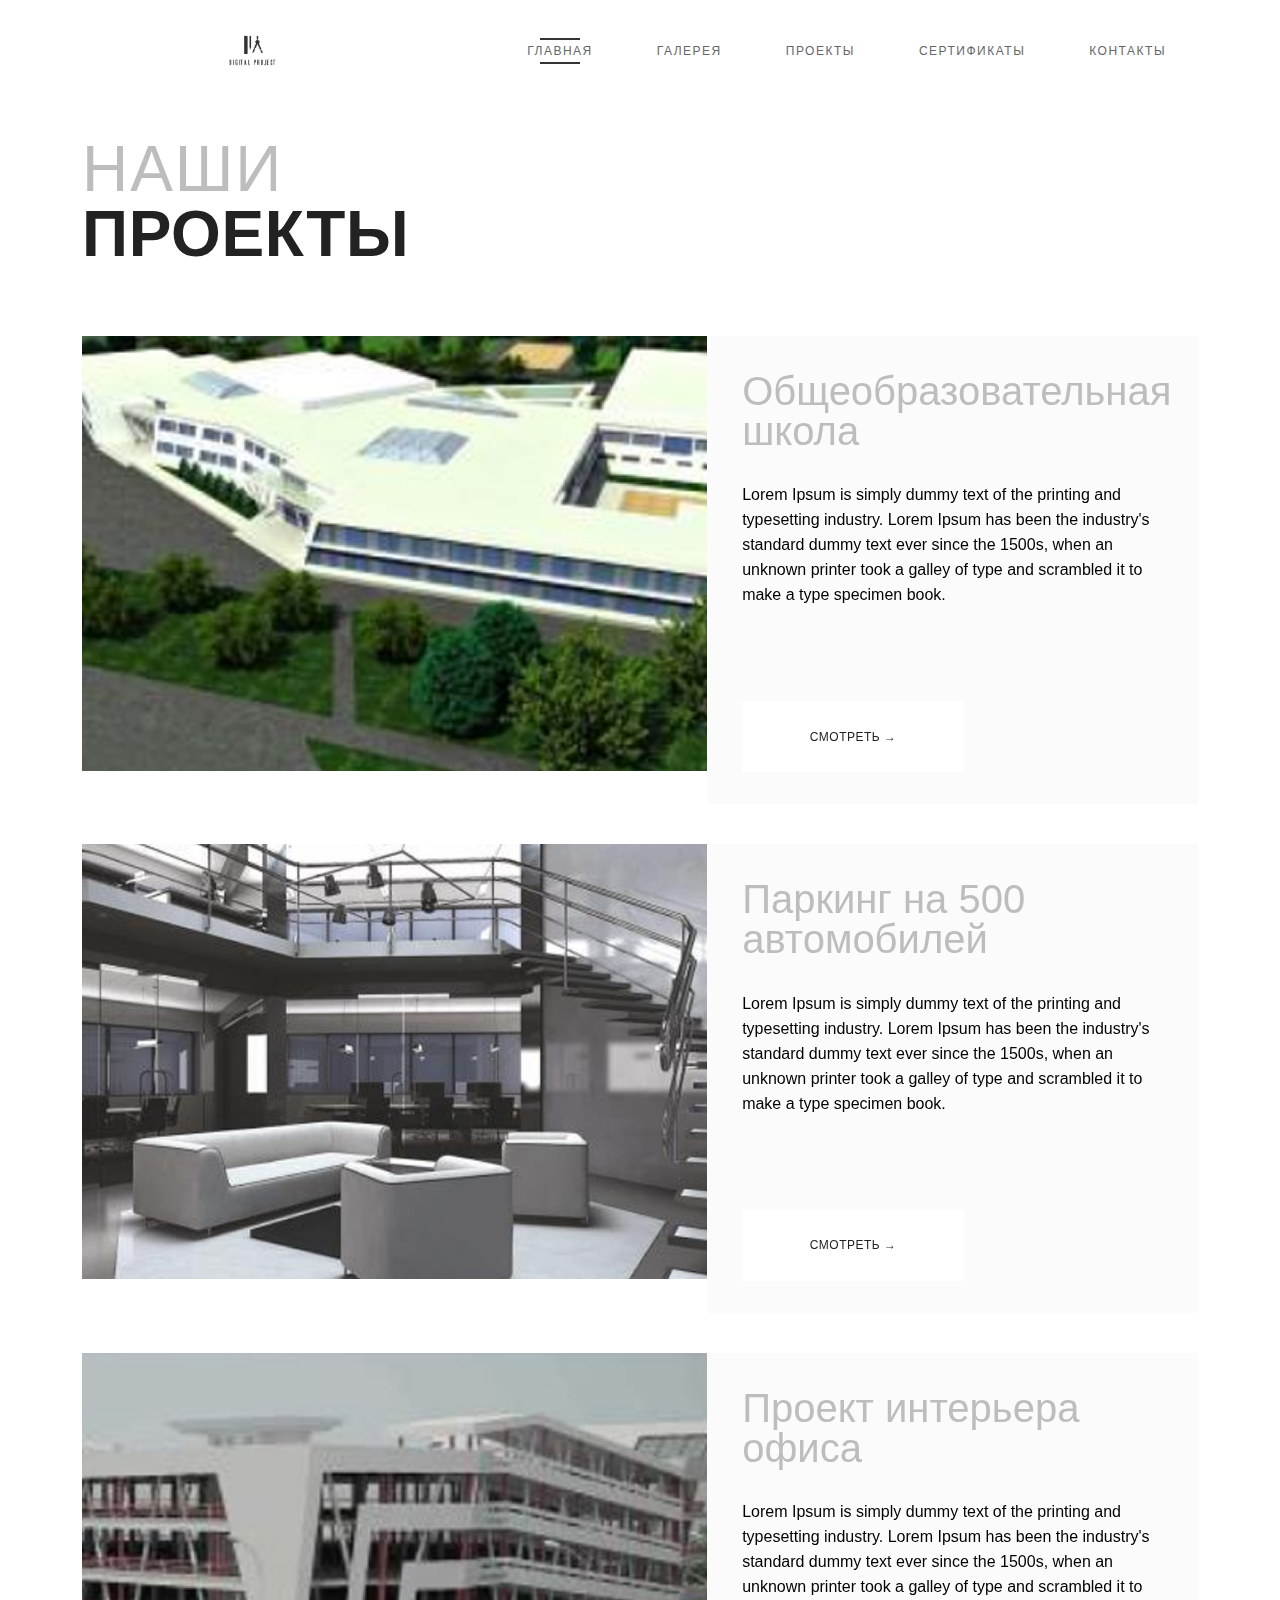
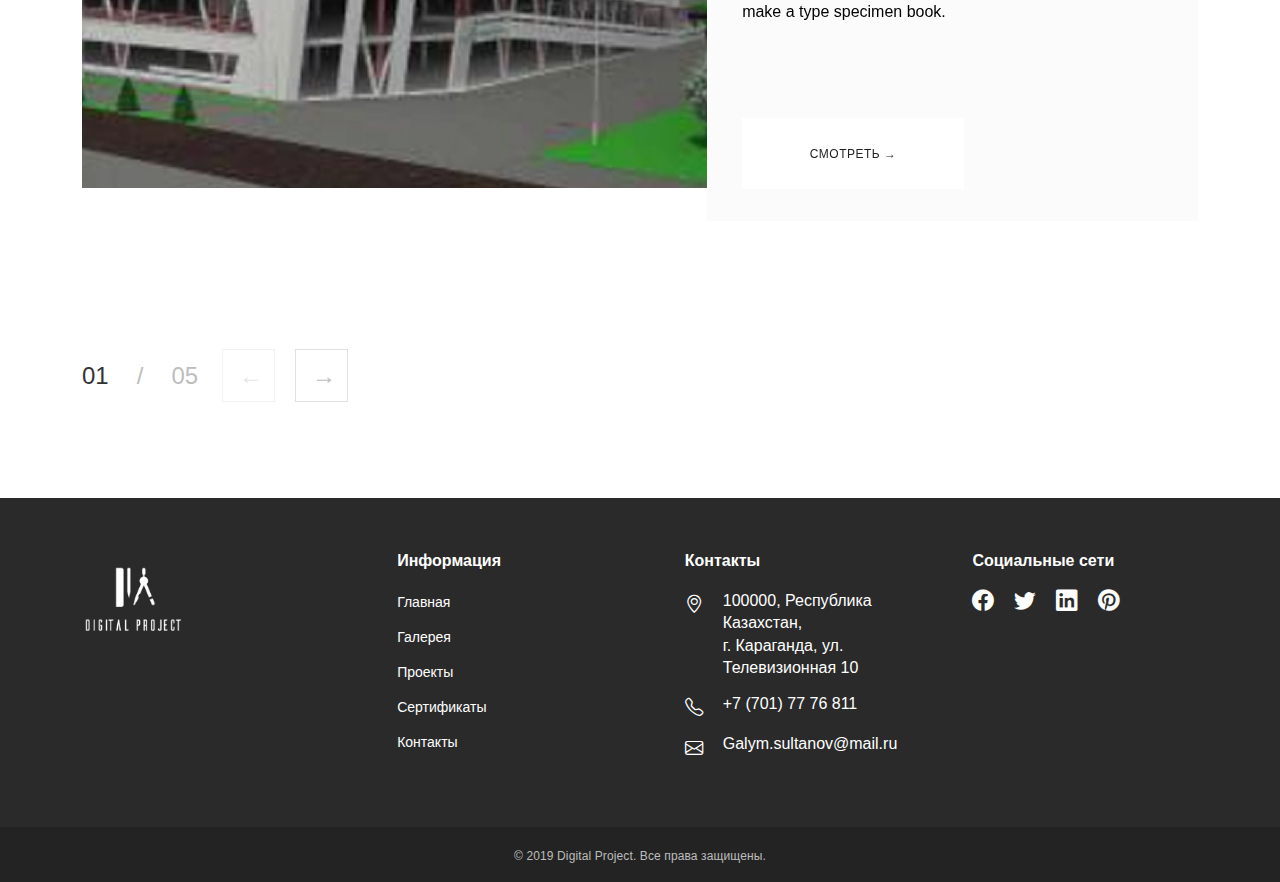
<file: projects.html>
<!DOCTYPE html>
<html lang="en">

<head>
  <meta charset="UTF-8">
  <title>Наши проекты | Digital Project</title>
  <meta name="viewport" content="width=device-width, initial-scale=1">
  <!-- Bootstrap CSS -->
  <link href="https://cdn.jsdelivr.net/npm/bootstrap@5.3.0/dist/css/bootstrap.min.css" rel="stylesheet">
  <link rel="stylesheet" href="css/base.css">
  <link rel="stylesheet" href="css/projects.css">
</head>

<body>
  <!-- Navigation -->
  <nav class="navbar navbar-expand-lg fixed-top" style="background: white; padding: 6px 0; height: 102px;">
    <div class="container">
      <a class="navbar-brand" href="index.html" style="font-weight: 400; font-size: 12px; color: #333;">
        <img src="images/logo.png" alt="Logo" style="width: 70px; height: 43.71px; margin-left: 135px;"
          onerror="this.style.display='none'; this.nextElementSibling.style.display='block';">
      </a>
      <!-- Toggler button for mobile view -->
      <button class="navbar-toggler" type="button" data-bs-toggle="collapse" data-bs-target="#navbarNav"
        aria-controls="navbarNav" aria-expanded="false" aria-label="Toggle navigation">
        <span class="navbar-toggler-icon"></span>
      </button>
      <!-- Collapsible nav links -->
      <div class="collapse navbar-collapse" id="navbarNav">
        <ul class="navbar-nav ms-auto navbar-nav-scroll" style="--bs-scroll-height: 200px;">
          <li class="nav-item"><a class="nav-link nav-link-home active" href="index.html">Главная</a></li>
          <li class="nav-item"><a class="nav-link" href="gallery.html">Галерея</a></li>
          <li class="nav-item"><a class="nav-link" href="projects.html">Проекты</a></li>
          <li class="nav-item"><a class="nav-link" href="certificates.html">Сертификаты</a></li>
          <li class="nav-item"><a class="nav-link" href="contact.html">Контакты</a></li>
        </ul>
      </div>
    </div>
  </nav>


  <!-- Main Title -->
  <div class="container">
    <h1 class="projects-title mb-6 py-5" style="margin-top: 8%; margin-bottom: 2%;">
      НАШИ <strong>ПРОЕКТЫ</strong>
    </h1>

    <!-- Bootstrap Carousel with Fade Effect -->
    <div id="projectsCarousel" class="carousel slide carousel-fade projects-carousel" data-bs-ride="false">
      <div class="carousel-inner">

        <!-- Slide 1 (3 projects) -->
        <div class="carousel-item active">
          <!-- Project 1 -->
          <div class="project-row">
            <div class="project-img-col">
              <img src="images/project1.jpg" class="project-img" alt="Общеобразовательная школа">
            </div>
            <div class="project-desc-col">
              <h3>Общеобразовательная школа</h3>
              <p>Lorem Ipsum is simply dummy text of the printing and typesetting industry. Lorem Ipsum has been the
                industry's standard dummy text ever since the 1500s, when an unknown printer took a galley of type and
                scrambled it to make a type specimen book.</p>
              <button class="project-btn">Смотреть &rarr;</button>
            </div>
          </div>
          <!-- Project 2 -->
          <div class="project-row">
            <div class="project-img-col">
              <img src="images/project2.jpg" class="project-img" alt="Паркинг на 500 автомобилей">
            </div>
            <div class="project-desc-col">
              <h3>Паркинг на 500 автомобилей</h3>
              <p>Lorem Ipsum is simply dummy text of the printing and typesetting industry. Lorem Ipsum has been the
                industry's standard dummy text ever since the 1500s, when an unknown printer took a galley of type and
                scrambled it to make a type specimen book.</p>
              <button class="project-btn">Смотреть &rarr;</button>
            </div>
          </div>
          <!-- Project 3 -->
          <div class="project-row">
            <div class="project-img-col">
              <img src="images/project3.jpg" class="project-img" alt="Проект интерьера офиса">
            </div>
            <div class="project-desc-col">
              <h3>Проект интерьера офиса</h3>
              <p>Lorem Ipsum is simply dummy text of the printing and typesetting industry. Lorem Ipsum has been the
                industry's standard dummy text ever since the 1500s, when an unknown printer took a galley of type and
                scrambled it to make a type specimen book.</p>
              <button class="project-btn">Смотреть &rarr;</button>
            </div>
          </div>
        </div>

        <!-- Slide 2 (3 more projects) -->
        <div class="carousel-item">
          <!-- Project 4 -->
          <div class="project-row">
            <div class="project-img-col">
              <img src="images/project4.jpeg" class="project-img" alt="Торговый центр"
                onerror="this.src='images/project1.jpg'">
            </div>
            <div class="project-desc-col">
              <h3>Торговый центр</h3>
              <p>Lorem Ipsum is simply dummy text of the printing and typesetting industry. Lorem Ipsum has been the
                industry's standard dummy text ever since the 1500s, when an unknown printer took a galley of type and
                scrambled it to make a type specimen book.</p>
              <button class="project-btn">Смотреть &rarr;</button>
            </div>
          </div>
          <!-- Project 5 -->
          <div class="project-row">
            <div class="project-img-col">
              <img src="images/project5.jpeg" class="project-img" alt="Жилой комплекс"
                onerror="this.src='images/project2.jpg'">
            </div>
            <div class="project-desc-col">
              <h3>Жилой комплекс</h3>
              <p>Lorem Ipsum is simply dummy text of the printing and typesetting industry. Lorem Ipsum has been the
                industry's standard dummy text ever since the 1500s, when an unknown printer took a galley of type and
                scrambled it to make a type specimen book.</p>
              <button class="project-btn">Смотреть &rarr;</button>
            </div>
          </div>
          <!-- Project 6 -->
          <div class="project-row">
            <div class="project-img-col">
              <img src="images/project6.jpeg" class="project-img" alt="Спортивный комплекс"
                onerror="this.src='images/project3.jpg'">
            </div>
            <div class="project-desc-col">
              <h3>Спортивный комплекс</h3>
              <p>Lorem Ipsum is simply dummy text of the printing and typesetting industry. Lorem Ipsum has been the
                industry's standard dummy text ever since the 1500s, when an unknown printer took a galley of type and
                scrambled it to make a type specimen book.</p>
              <button class="project-btn">Смотреть &rarr;</button>
            </div>
          </div>
        </div>

        <!-- Slide 3 (3 more projects) -->
        <div class="carousel-item">
          <!-- Project 7 -->
          <div class="project-row">
            <div class="project-img-col">
              <img src="images/project7.jpeg" class="project-img" alt="Медицинский центр"
                onerror="this.src='images/project1.jpg'">
            </div>
            <div class="project-desc-col">
              <h3>Медицинский центр</h3>
              <p>Lorem Ipsum is simply dummy text of the printing and typesetting industry. Lorem Ipsum has been the
                industry's standard dummy text ever since the 1500s, when an unknown printer took a galley of type and
                scrambled it to make a type specimen book.</p>
              <button class="project-btn">Смотреть &rarr;</button>
            </div>
          </div>
          <!-- Project 8 -->
          <div class="project-row">
            <div class="project-img-col">
              <img src="images/project8.jpeg" class="project-img" alt="Офисное здание"
                onerror="this.src='images/project2.jpg'">
            </div>
            <div class="project-desc-col">
              <h3>Офисное здание</h3>
              <p>Lorem Ipsum is simply dummy text of the printing and typesetting industry. Lorem Ipsum has been the
                industry's standard dummy text ever since the 1500s, when an unknown printer took a galley of type and
                scrambled it to make a type specimen book.</p>
              <button class="project-btn">Смотреть &rarr;</button>
            </div>
          </div>
          <!-- Project 9 -->
          <div class="project-row">
            <div class="project-img-col">
              <img src="images/project9.jpeg" class="project-img" alt="Культурный центр"
                onerror="this.src='images/project3.jpg'">
            </div>
            <div class="project-desc-col">
              <h3>Культурный центр</h3>
              <p>Lorem Ipsum is simply dummy text of the printing and typesetting industry. Lorem Ipsum has been the
                industry's standard dummy text ever since the 1500s, when an unknown printer took a galley of type and
                scrambled it to make a type specimen book.</p>
              <button class="project-btn">Смотреть &rarr;</button>
            </div>
          </div>
        </div>

        <!-- Add more slides as needed for slides 4 and 5 -->
        <!-- Slide 4 -->
        <div class="carousel-item">
          <div class="project-row">
            <div class="project-img-col">
              <img src="images/project10.jpeg" class="project-img" alt="Ресторан"
                onerror="this.src='images/project1.jpg'">
            </div>
            <div class="project-desc-col">
              <h3>Ресторан</h3>
              <p>Lorem Ipsum is simply dummy text of the printing and typesetting industry. Lorem Ipsum has been the
                industry's standard dummy text ever since the 1500s.</p>
              <button class="project-btn">Смотреть &rarr;</button>
            </div>
          </div>
          <div class="project-row">
            <div class="project-img-col">
              <img src="images/project11.jpeg" class="project-img" alt="Банк" onerror="this.src='images/project2.jpg'">
            </div>
            <div class="project-desc-col">
              <h3>Банк</h3>
              <p>Lorem Ipsum is simply dummy text of the printing and typesetting industry. Lorem Ipsum has been the
                industry's standard dummy text ever since the 1500s.</p>
              <button class="project-btn">Смотреть &rarr;</button>
            </div>
          </div>
          <div class="project-row">
            <div class="project-img-col">
              <img src="images/project12.jpeg" class="project-img" alt="Гостиница"
                onerror="this.src='images/project3.jpg'">
            </div>
            <div class="project-desc-col">
              <h3>Гостиница</h3>
              <p>Lorem Ipsum is simply dummy text of the printing and typesetting industry. Lorem Ipsum has been the
                industry's standard dummy text ever since the 1500s.</p>
              <button class="project-btn">Смотреть &rarr;</button>
            </div>
          </div>
        </div>

        <!-- Slide 5 -->
        <div class="carousel-item">
          <div class="project-row">
            <div class="project-img-col">
              <img src="images/project13.jpeg" class="project-img" alt="Выставочный зал"
                onerror="this.src='images/project1.jpg'">
            </div>
            <div class="project-desc-col">
              <h3>Выставочный зал</h3>
              <p>Lorem Ipsum is simply dummy text of the printing and typesetting industry. Lorem Ipsum has been the
                industry's standard dummy text ever since the 1500s.</p>
              <button class="project-btn">Смотреть &rarr;</button>
            </div>
          </div>
          <div class="project-row">
            <div class="project-img-col">
              <img src="images/project14.jpeg" class="project-img" alt="Конгресс-холл"
                onerror="this.src='images/project2.jpg'">
            </div>
            <div class="project-desc-col">
              <h3>Конгресс-холл</h3>
              <p>Lorem Ipsum is simply dummy text of the printing and typesetting industry. Lorem Ipsum has been the
                industry's standard dummy text ever since the 1500s.</p>
              <button class="project-btn">Смотреть &rarr;</button>
            </div>
          </div>
          <div class="project-row">
            <div class="project-img-col">
              <img src="images/project15.jpeg" class="project-img" alt="Бизнес-центр"
                onerror="this.src='images/project3.jpg'">
            </div>
            <div class="project-desc-col">
              <h3>Бизнес-центр</h3>
              <p>Lorem Ipsum is simply dummy text of the printing and typesetting industry. Lorem Ipsum has been the
                industry's standard dummy text ever since the 1500s.</p>
              <button class="project-btn">Смотреть &rarr;</button>
            </div>
          </div>
        </div>
      </div>
    </div>

    <!-- Custom Pagination (now functional) -->
    <div class="pagination-custom mb-5 py-5">
      <span class="active-page" style="margin-right: 20px; color: #333333;" id="currentPage">01</span>
      <span>/</span>
      <span style="margin-left: 20px; margin-right: 10px;">05</span>
      <button class="btn btn-outline-secondary btn-sm" id="prevBtn">&larr;</button>
      <button class="btn btn-outline-secondary btn-sm" id="nextBtn">&rarr;</button>
    </div>
  </div>

  <!-- Footer -->
  <footer class="custom-footer">
    <div class="footer-container">
      <!-- Logo -->
      <div class="footer-col logo-col">
        <a href="index.html" style="display: inline-block;">
          <img src="images/logo-removebg-preview.png" alt="Digital Project" class="footer-logo">
        </a>
      </div>
      <!-- Info Links -->
      <div class="footer-col">
        <div class="footer-heading">Информация</div>
        <ul class="footer-links">
          <li><a href="index.html">Главная</a></li>
          <li><a href="gallery.html">Галерея</a></li>
          <li><a href="projects.html">Проекты</a></li>
          <li><a href="certificates.html">Сертификаты</a></li>
          <li><a href="contact.html">Контакты</a></li>
        </ul>
      </div>
      <!-- Contacts -->
      <div class="footer-col">
        <div class="footer-heading">Контакты</div>
        <ul class="footer-contact">
          <li><i class="bi bi-geo-alt"></i> 100000, Республика Казахстан,<br>г. Караганда, ул. Телевизионная 10</li>
          <li><i class="bi bi-telephone"></i> +7 (701) 77 76 811</li>
          <li><i class="bi bi-envelope"></i> Galym.sultanov@mail.ru</li>
        </ul>
      </div>
      <!-- Social -->
      <div class="footer-col">
        <div class="footer-heading">Социальные сети</div>
        <div class="footer-social">
          <a href="#"><i class="bi bi-facebook"></i></a>
          <a href="#"><i class="bi bi-twitter"></i></a>
          <a href="#"><i class="bi bi-linkedin"></i></a>
          <a href="#"><i class="bi bi-pinterest"></i></a>
        </div>
      </div>
    </div>
    <div class="footer-bottom">
      &copy; 2019 Digital Project. Все права защищены.
    </div>
  </footer>

  <!-- Bootstrap Icons CDN -->
  <link rel="stylesheet" href="https://cdn.jsdelivr.net/npm/bootstrap-icons@1.11.3/font/bootstrap-icons.min.css">

  <!-- Bootstrap JS -->
  <script src="https://cdn.jsdelivr.net/npm/bootstrap@5.3.0/dist/js/bootstrap.bundle.min.js"></script>

  <!-- Custom JavaScript for Carousel Controls -->
  <script>
    document.addEventListener('DOMContentLoaded', function () {
      const carousel = new bootstrap.Carousel(document.getElementById('projectsCarousel'), {
        interval: false,  // Disable auto-sliding
        wrap: true       // Enable wrapping from last to first slide
      });

      const currentPageSpan = document.getElementById('currentPage');
      const prevBtn = document.getElementById('prevBtn');
      const nextBtn = document.getElementById('nextBtn');
      const totalSlides = 5;
      let currentSlide = 1;

      // Update pagination display
      function updatePagination() {
        currentPageSpan.textContent = currentSlide.toString().padStart(2, '0');

        // Enable/disable buttons based on current slide
        prevBtn.disabled = currentSlide === 1;
        nextBtn.disabled = currentSlide === totalSlides;
      }

      // Previous button click
      prevBtn.addEventListener('click', function () {
        if (currentSlide > 1) {
          currentSlide--;
          carousel.prev();
          updatePagination();
        }
      });

      // Next button click
      nextBtn.addEventListener('click', function () {
        if (currentSlide < totalSlides) {
          currentSlide++;
          carousel.next();
          updatePagination();
        }
      });

      // Listen for carousel slide events to sync pagination
      document.getElementById('projectsCarousel').addEventListener('slid.bs.carousel', function (event) {
        currentSlide = event.to + 1;  // Bootstrap carousel is 0-indexed
        updatePagination();
      });

      // Initialize pagination
      updatePagination();
    });
  </script>
</body>

</html>
</file>
<file: css/base.css>
html,
body {
    font-family: 'TT Hoves', Arial, sans-serif;
    background: white;
    color: #222;
    margin: 0;
    padding: 0;
    height: 100%;
}

* {
    margin: 0;
    padding: 0;

}

body {
    font-family: 'TT Hoves', Arial, sans-serif;
    color: #333;
    background-color: white;
    margin: 0;
    padding: 0;
}

.navbar {
    background: white;
    padding: 6px 0;
    width: 100%;
    /* Make it fluid */
    height: 102px;
}

.navbar-brand {
    font-weight: 400;
    font-size: 12px;
    color: #333 !important;
}

.navbar-nav .nav-link {
    color: #666 !important;
    font-weight: 400;
    margin: 0 24px;
    text-transform: uppercase;
    font-size: 12px;
    letter-spacing: 1.5px;
    border-top: #222;
    border-bottom: 2px;
}

.navbar-nav .nav-link:hover {
    color: #333 !important;
}

.nav-link-home.active {
    position: relative;
    color: #333;
    font-weight: 400;
    letter-spacing: 1.5px;
    display: inline-block;
    padding: 4px 0;
}

.nav-link-home.active::before,
.nav-link-home.active::after {
    content: '';
    display: block;
    height: 2px;
    width: 60%;
    background: #333;
    margin: 0 auto;
    border-radius: 0px;
}

.nav-link-home.active::before {
    margin-bottom: 2px;
}

.nav-link-home.active::after {
    margin-top: 2px;
}



/* Footer */
.custom-footer {
    background: #2a2a2a;
    color: #fff;
    padding: 0;
    margin: 0;
    font-family: 'Segoe UI', Arial, sans-serif;
}

.footer-container {
    display: flex;
    justify-content: space-between;
    align-items: flex-start;
    padding: 55px 60px 30px 60px;
    max-width: 1400px;
    margin: 0 auto;
    gap: 40px;
}

.footer-col {
    flex: 1;
    min-width: 190px;
}

.logo-col {
    flex: 1.2;
    min-width: 220px;
    display: flex;
    flex-direction: column;
    align-items: flex-start;
}

.footer-logo {
    width: 145px;
    height: 95px;
    margin-bottom: 12px;
    filter: brightness(0) invert(1);
}

.footer-heading {
    font-weight: 700;
    font-size: 16px;
    line-height: 100%;
    margin-bottom: 16px;
    letter-spacing: 0px;
}

.footer-links,
.footer-contact {
    list-style: none;
    padding: 5px 0;
    margin: 0;
}

.footer-links li,
.footer-contact li {
    margin-bottom: 11px;
    font-size: 14px;
    font-weight: 500;
    line-height: 24px;
    letter-spacing: 3%;
}

.footer-links li a {
    color: #fff;
    text-decoration: none;
    transition: text-decoration 0.2s;
}

.footer-links li a:hover {
    text-decoration: underline;
}

.footer-contact li {
    display: flex;
    align-items: flex-start;
    gap: 12px;
    color: #fff;
    font-size: 1rem;
    margin-bottom: 13px;
    line-height: 1.4;
}

.footer-contact li i {
    font-size: 1.15em;
    margin-right: 8px;
    margin-top: 2px;
}

.footer-social {
    display: flex;
    gap: 20px;
    margin-top: 6px;
}

.footer-social a {
    color: #fff;
    font-size: 1.35rem;
    transition: color 0.2s;
}

.footer-social a:hover {
    color: #bdbdbd;
}

.footer-bottom {
    background: #232323;
    color: #bdbdbd;
    text-align: center;
    font-size: 12px;
    padding: 18px 0 15px 0;
    margin-top: 18px;
    line-height: 22px;
    letter-spacing: 0px;
    letter-spacing: 0.01em;
}

/* Responsive*/
@media (max-width: 1100px) {
    .footer-container {
        flex-wrap: wrap;
        gap: 24px;
        padding: 40px 18px 18px 18px;
    }

    .logo-col {
        min-width: 150px;
    }
}

@media (max-width: 700px) {
    .footer-container {
        flex-direction: column;
        align-items: flex-start;
        gap: 22px;
        padding: 30px 8vw 10px 8vw;
    }

    .footer-col,
    .logo-col {
        min-width: 0;
        width: 100%;
        margin-bottom: 16px;
    }

    .footer-social {
        margin-bottom: 12px;
    }
}
</file>
<file: css/index.css>
/* Hero Section */
.hero-section {
    background: white;
    padding: 80px 0;
}

.project-title {
    color: #bdbdbd;
    font-size: 64px;
    font-weight: 300;
    margin-bottom: 0;
    letter-spacing: 2px;
    margin-top: 10px;
}

.project-name {
    color: #222;
    font-size: 64px;
    font-weight: 700;
    margin-bottom: 40px;
    letter-spacing: 20%;
}

.custom-controls {
    display: flex;
    align-items: center;
    gap: 12px;
    margin-bottom: 18px;
    margin-top: 18px;
}

.arrow-btn {
    width: 34px;
    height: 34px;
    border: 1px solid #e0e0e0;
    background: #fff;
    color: #888;
    border-radius: 0;
    font-size: 1.2rem;
    display: flex;
    align-items: center;
    justify-content: center;
    cursor: pointer;
    transition: background 0.2s, color 0.2s, border 0.2s;
}

.arrow-btn:disabled {
    opacity: 0.5;
    cursor: not-allowed;
}

.arrow-btn:hover:not(:disabled) {
    background: #f5f5f5;
    color: #222;
    border-color: #bdbdbd;
}

.custom-pagination {
    font-size: 24px;
    ;
    color: gray;
    letter-spacing: 0;
    user-select: none;
    margin-bottom: 1.5em;
    line-height: 24px;

}

.custom-pagination .current {
    color: gray;
    font-weight: 400;
}

.carousel-fade .carousel-item {
    opacity: 0;
    transition: opacity 0.7s ease-in-out;
    position: relative;
}

.carousel-fade .carousel-item.active {
    opacity: 1;
    transition: opacity 0.7s ease-in-out;
}

.carousel-inner {
    width: 770px;
    height: 829px;
    position: relative;
    margin: 0 auto;
    background: #fff;

}

.building-image {
    width: 770px;
    height: 829px;
    object-fit: cover;
    border-radius: 0;
    box-shadow: 0 2px 12px rgba(0, 0, 0, 0.04);
    background: #f7f7f7;
    display: block;
}

/* Hide Bootstrap's default controls */
.carousel-control-prev,
.carousel-control-next,
.carousel-indicators {
    display: none !important;
}

/* Button on carousel image */
.carousel-btn-on-image {
    position: absolute;
    width: 221.81px;
    height: 71px;
    left: 0;
    bottom: 0;
    padding: 12px 28px 12px 18px;
    font-size: 1.05rem;
    background: #fff;
    color: #222;
    border: none;
    border-radius: 0px;
    font-weight: 500;
    letter-spacing: 0.08em;
    cursor: pointer;
    box-shadow: 0 2px 12px rgba(0, 0, 0, 0.04);
    transition: background 0.2s, color 0.2s, border 0.2s;
    z-index: 2;
    opacity: 2;
}

.carousel-btn-on-image:hover {
    background: #f5f5f5;
    color: #111;
    opacity: 2;
}

/* About Section */
.about-section {
    padding: 80px 0;
}

.about-title {
    color: gray;
    font-size: 64px;
    font-weight: 300;
    margin-bottom: 5px;
    line-height: 64px;
}

.about-text {
    color: #000000;
    line-height: 25px;
    font-size: 16px;
    margin-bottom: 30px;
}

.about-images {
    display: grid;
    grid-template-columns: 1fr 1fr;
    grid-template-rows: 1fr 1fr;
    gap: 10px;
    height: 300px;
}

.about-img {
    width: 100%;
    height: 100%;
    object-fit: cover;
    border-radius: 0px;
}

.about-img:nth-child(3) {
    grid-row: span 2;
}

/* Tasks Section */
.tasks-section {
    padding: 0px 0;
    background: white;
}

.tasks-title {
    color: gray;
    font-size: 64px;
    font-weight: 300;
    margin-bottom: 50px;
    letter-spacing: 0%;
}

.tasks-row {
    display: flex;
    gap: 60px;
    justify-content: center;
}

.task-item {
    font-weight: 400;
    color: #333333;
    font-size: 22px;
    background: none;
    border-radius: 8px;
    position: relative;
    flex: 1 1 0;
    min-width: 220px;
    padding-left: 70px;
    display: flex;
    align-items: flex-start;
    min-height: 120px;

}

.task-item::before {
    content: attr(data-num);
    position: absolute;
    left: 0;
    top: 0;
    font-size: 200px;
    font-weight: 900;
    color: #ededed;
    z-index: 0;
    line-height: 1;
    user-select: none;
    font-family: SF Pro Display, sans-serif;
}

.task-item p {
    color: #333333;
    font-size: 22px;
    line-height: 36px;
    margin: 0;
    position: relative;
    z-index: 1;
    font-weight: 400;
}

.task-arrow {
    position: absolute;
    right: 30px;
    top: 50%;
    transform: translateY(-50%);
    color: #999;
}

/* Projects Section */
.projects-section {
    padding: 60px 0;
    background: #fff;
}

.projects-title {
    font-size: 64px;
    color: gray;
    font-weight: 300;
    margin-bottom: 2.5rem;
    letter-spacing: 0%;
    line-height: 64px;
}

.project-card {
    position: relative;
    margin-bottom: 24px;
    border-radius: 0px;
    overflow: hidden;
    background: #f7f7f7;
    box-shadow: 0 2px 12px rgba(0, 0, 0, 0.04);
    height: 340px;
    display: flex;
    align-items: stretch;
}

.project-img {
    width: 100%;
    height: 100%;
    object-fit: cover;
    display: block;
}

.project-overlay {
    position: absolute;
    left: 0;
    bottom: 0;
    right: 0;
    top: 0;
    background: rgba(34, 34, 34, 0.82);
    color: #fff;
    display: flex;
    flex-direction: column;
    justify-content: flex-end;
    padding: 2.5rem 2rem 2rem 2.5rem;
}

.project-overlay h5 {
    font-size: 64px;
    font-weight: 700;
    margin: 0;
    line-height: 64px;
    letter-spacing: 0%;
}

.view-all-projects {
    display: flex;
    justify-content: flex-end;
    margin-top: 20px;

}

.btn-view-all {
    background: #222;
    color: #fff;
    border: none;
    border-radius: 0;
    font-size: 12px;
    line-height: 12px;
    letter-spacing: 20%;
    padding: 0.8em 2.5em;
    text-transform: uppercase;
    font-weight: 400;
    transition: background 0.2s;
}

.btn-view-all:hover {
    background: #444;
    color: #fff;
}

/* Contact Section */
.contact-section {
  padding: 40px 0 0 0;
  margin-bottom: 0;
}

.contact-heading {
  font-size: 64px;
  font-weight: 300;
  color: #bdbdbd;
  margin-bottom: 32px;
  line-height: 64px;
  letter-spacing: 0;
}

.contact-form {
  max-width: 440px;
  margin-bottom: 0;
}

.contact-form input,
.contact-form textarea {
  background: #f5f5f5;
  border: none;
  border-radius: 0;
  font-size: 1.08rem;
  color: #222;
  margin-bottom: 0;
  padding: 16px 18px;
  width: 100%;
  resize: none;
  box-shadow: none;
  outline: none;
}

.contact-form input:focus,
.contact-form textarea:focus {
  background: #f5f5f5;
  outline: none;
  box-shadow: none;
}

.contact-form textarea {
  min-height: 90px;
  max-height: 200px;
}

.contact-form .form-check {
  display: flex;
  align-items: flex-start;
  min-height: 1.5rem;
}

.contact-form .form-check-input {
  margin-left: 0;
  margin-top: 0.2em;
  accent-color: #222;
  width: 1.2em;
  height: 1.2em;
}

.contact-form .form-check-label {
  font-size: 0.97rem;
  color: #222;
  margin-left: 0.5em;
  font-weight: 400;
  padding-top: 0.1em;
}

.policy-text {
  font-size: 14px;
  color: #222;
  margin: 0 0 24px 0;
}

.contact-form .btn-submit {
  background: #222;
  color: #fff;
  border: none;
  border-radius: 0;
  font-size: 12px;
  font-weight: 400;
  line-height: 12px;
  letter-spacing: 0.2em;
  padding: 24px 40px;
  text-transform: uppercase;
  margin-top: 12px;
  transition: background 0.2s;
}

.contact-form .btn-submit:hover {
  background: #444;
  color: #fff;
}

.contact-image {
  width: 100%;
  max-width: 749px;
  height: 369px;
  object-fit: cover;
  border-radius: 0;
  display: block;
}

/* Responsive Design */
@media (max-width: 900px) {
    .hero-section {
        padding-top: 30px;
        padding-bottom: 30px;
    }

    .carousel-inner,
    .building-image {
        width: 90vw;
        height: 60vw;
        max-width: 420px;
        max-height: 420px;
    }

    .project-title {
        font-size: 28px;
    }

    .project-name {
        font-size: 36px;
    }
}

@media (max-width: 600px) {

    .carousel-inner,
    .building-image {
        width: 98vw;
        height: 55vw;
        max-width: 98vw;
        max-height: 320px;
    }

    .project-title {
        font-size: 1.2rem;
    }

    .project-name {
        font-size: 1.7rem;
    }
}

@media (max-width: 768px) {
    .carousel-control-prev {
        left: -30px;
    }

    .carousel-control-next {
        right: -30px;
    }

    .project-title {
        font-size: 28px;
    }

    .project-name {
        font-size: 36px;
    }
}

@media (max-width: 900px) {
    .tasks-row {
        flex-direction: column;
        gap: 32px;
        align-items: flex-start;
    }

    .task-item {
        padding-left: 48px;
    }

    .task-item::before {
        font-size: 3.2rem;
    }
}

@media (max-width: 991.98px) {
    .project-card {
        height: 220px;
    }

    .projects-title {
        font-size: 2rem;
    }
}

@media (max-width: 767.98px) {
    .project-card {
        height: 140px;
    }

    .projects-title {
        font-size: 1.3rem;
    }
}

@media (max-width: 991.98px) {
    .contact-heading {
        font-size: 2.3rem;
    }

    .contact-image {
        height: 250px;
        margin-top: 32px;
    }
}

@media (max-width: 767.98px) {
    .contact-heading {
        font-size: 1.5rem;
    }

    .contact-image {
        height: 180px;
        margin-top: 32px;
    }

    .contact-form {
        max-width: 100%;
    }
}
</file>
<file: css/certificates.css>
.cert-title {
    font-size: 4rem;
    font-weight: 300;
    color: #bdbdbd;
    letter-spacing: 0.03em;
    margin-bottom: 0.1em;
    margin-top: 8rem;
    line-height: 1.1;
}

.cert-title strong {
    color: #222;
    font-weight: 900;
    display: block;
    margin-top: 0.005em;
    letter-spacing: 0.01em;
}

/* Carousel Styles */
.certificates-carousel {
    margin-top: 3.5rem;
    margin-bottom: 3.5rem;
}

.carousel-item {
    transition: opacity 0.8s ease-in-out;
}

.carousel-fade .carousel-item {
    opacity: 0;
}

.carousel-fade .carousel-item.active {
    opacity: 1;
}

.cert-row {
    display: flex;
    justify-content: center;
    align-items: flex-start;
    gap: 3.5rem;
    padding: 0 15px;
}

.cert-card {
    background: #fff;
    border-radius: 8px;
    box-shadow: 0 4px 18px rgba(0, 0, 0, 0.07);
    padding: 1.2rem 1.2rem 1rem 1.2rem;
    display: flex;
    flex-direction: column;
    align-items: center;
    min-width: 270px;
    min-height: 370px;
    transition: box-shadow 0.2s;
}

.cert-card img {
    width: 350px;
    height: 450px;
    object-fit: cover;
    border-radius: 6px;
    box-shadow: 0 2px 10px rgba(0, 0, 0, 0.07);
    background: #fafafa;
}

/* Custom Carousel Controls */
.cert-pagination {
    display: flex;
    align-items: center;
    gap: 0.5rem;
    font-size: 1.1rem;
    margin-top: 1.7rem;
    margin-bottom: 1.7rem;
    color: #222;
    font-family: inherit;
    justify-content: flex-end;
}

.cert-pagination .cert-page-num {
    font-weight: 600;
    font-size: 1.1rem;
}

.cert-pagination .cert-page-slash {
    color: #bdbdbd;
    margin: 0 0.6rem;
}

.cert-pagination .cert-page-total {
    color: #bdbdbd;
    font-size: 1.1rem;
}

.cert-pagination .cert-page-btn {
    border: none;
    background: #fafafa;
    color: #bdbdbd;
    font-size: 1.1rem;
    width: 36px;
    height: 36px;
    border-radius: 6px;
    transition: background 0.2s, color 0.2s;
    cursor: pointer;
    margin-left: 8px;
    margin-right: 0;
    display: flex;
    align-items: center;
    justify-content: center;
    outline: none;
}

.cert-pagination .cert-page-btn:not(:disabled):hover,
.cert-pagination .cert-page-btn:not(:disabled):focus {
    background: #e0e0e0;
    color: #222;
}

.cert-pagination .cert-page-btn:disabled {
    opacity: 0.5;
    cursor: not-allowed;
}

/* Hide default carousel controls */
.carousel-control-prev,
.carousel-control-next {
    display: none;
}



/* Responsive */
@media (max-width: 1200px) {
    .cert-row {
        gap: 2rem;
    }

    .cert-card {
        min-width: 210px;
    }
}

@media (max-width: 991.98px) {
    .cert-title {
        font-size: 2rem;
    }

    .cert-row {
        flex-direction: column;
        align-items: center;
        gap: 1.5rem;
    }

    .cert-card {
        min-width: 180px;
        min-height: 220px;
    }

    footer .container {
        flex-direction: column;
        gap: 1.2rem;
        text-align: left;
    }
}

@media (max-width: 767.98px) {
    .cert-title {
        font-size: 1.5rem;
    }

    .cert-card img {
        width: 140px;
        height: 180px;
    }
}
</file>
<file: css/contact.css>
.contact-section {
    padding: 150px 0;
    background: #f8f9fa;
}

.contact-title {
    font-size: 60px;
    font-weight: 300;
    color: #999;
    margin-bottom: 10px;
    line-height: 1.2;
}

.contact-title strong {
    color: #333;
    font-weight: 700;
}

.company-info {
    margin: 40px 0;
}

.company-name {
    font-size: 18px;
    font-weight: bold;
    color: #333;
    margin-bottom: 10px;
}

.company-address {
    color: #666;
    font-size: 14px;
    margin-bottom: 30px;
}

.contact-phone {
    font-size: 24px;
    font-weight: bold;
    color: #333;
    margin: 30px 0;
}

.contact-email {
    color: #666;
    font-size: 16px;
    margin-bottom: 40px;
}

.contact-btn {
    background: #333;
    color: white;
    padding: 15px 30px;
    border: none;
    text-transform: uppercase;
    letter-spacing: 1px;
    font-size: 12px;
    font-weight: 600;
    transition: all 0.3s ease;
    text-decoration: none;
    display: inline-block;
}

.contact-btn:hover {
    background: #555;
    color: white;
    transform: translateY(-2px);
}

.map-container {
    width: 100%;
    /* or 60vw, 80vw, etc. */
    max-width: 900px;
    /* Optional: limit max width */
    height: 700px;
    background: #e9ecef;
    position: relative;
    overflow: hidden;
    border-radius: 0px;
}

.map-image {
    width: 106%;
    height: 150%;
    object-fit: cover;
    border-radius: 0px;
}


.map-marker {
    position: absolute;
    top: 50%;
    left: 70%;
    transform: translate(-50%, -50%);
    width: 20px;
    height: 20px;
    background: #333;
    border-radius: 50%;
    border: 3px solid white;
    box-shadow: 0 2px 10px rgba(0, 0, 0, 0.3);
}


@media (max-width: 768px) {
    .contact-title {
        font-size: 32px;
    }

    .contact-phone {
        font-size: 20px;
    }

    .navbar-nav {
        text-align: center;
        margin-top: 20px;
    }

    .contact-section {
        padding: 40px 0;
    }

    .map-container {
        height: 300px;
    }

    .footer {
        text-align: center;
    }

    .footer-section {
        margin-bottom: 30px;
    }
}

@media (max-width: 576px) {
    .contact-title {
        font-size: 24px;
    }

    .contact-btn {
        width: 100%;
        text-align: center;
    }
}

/* Modal Styles */
.modal-content {
    border: none;
    border-radius: 8px;
    box-shadow: 0 10px 30px rgba(0, 0, 0, 0.2);
}

.modal-header {
    border-bottom: 1px solid #eee;
    padding: 20px 30px;
}

.modal-title {
    font-size: 18px;
    font-weight: 600;
    color: #333;
}

.modal-body {
    padding: 30px;
}

.form-control {
    border: none;
    background: #f5f5f5;
    padding: 15px;
    border-radius: 4px;
    margin-bottom: 15px;
    font-size: 14px;
    transition: all 0.3s ease;
}

.form-control:focus {
    background: #fff;
    box-shadow: 0 0 0 2px rgba(51, 51, 51, 0.1);
    border-color: transparent;
}

.form-control::placeholder {
    color: #999;
}

.required {
    color: #e74c3c;
}

.form-check {
    margin: 20px 0;
}

.form-check-input:checked {
    background-color: #28a745;
    border-color: #28a745;
}

.form-check-label {
    font-size: 12px;
    color: #666;
    line-height: 1.4;
}

.btn-submit {
    background: #333;
    color: white;
    padding: 15px 40px;
    border: none;
    width: 100%;
    text-transform: uppercase;
    letter-spacing: 1px;
    font-size: 12px;
    font-weight: 600;
    border-radius: 4px;
    transition: all 0.3s ease;
}

.btn-submit:hover {
    background: #555;
}

.btn-close {
    opacity: 0.5;
}

.btn-close:hover {
    opacity: 1;
}

/* Success Modal Styles */
.success-icon {
    width: 80px;
    height: 80px;
    background: #28a745;
    border-radius: 50%;
    display: flex;
    align-items: center;
    justify-content: center;
    margin: 0 auto 30px;
    position: relative;
}

.success-icon::before {
    content: '';
    position: absolute;
    width: 100px;
    height: 100px;
    border: 2px solid #e8f4ea;
    border-radius: 50%;
    top: -10px;
    left: -10px;
}

.success-icon i {
    color: white;
    font-size: 32px;
}

.success-title {
    font-size: 24px;
    font-weight: 600;
    color: #333;
    text-align: center;
    margin-bottom: 15px;
}

.success-message {
    color: #666;
    text-align: center;
    margin-bottom: 30px;
    line-height: 1.5;
}

.btn-back {
    background: #333;
    color: white;
    padding: 15px 40px;
    border: none;
    width: 100%;
    text-transform: uppercase;
    letter-spacing: 1px;
    font-size: 12px;
    font-weight: 600;
    border-radius: 4px;
    transition: all 0.3s ease;
}

.btn-back:hover {
    background: #555;
}

@media (max-width: 576px) {
    .modal-dialog {
        margin: 20px;
    }

    .modal-header,
    .modal-body {
        padding: 20px;
    }
}
</file>
<file: css/gallery.css>
.gallery-title {
    font-size: 64px;
    font-weight: 300;
    letter-spacing: 0.03em;
    line-height: 64px;
    margin-bottom: 0%;
    text-align: left;
    margin-left: 40px;
}

.gallery-title-light {
    color: #bdbdbd;
    font-weight: 300;
    margin-left: 40px;
}

.gallery-title-bold {
    color: #222;
    font-weight: 700;
    letter-spacing: 0.01em;
    margin-left: 38px
}

.gallery-carousel {
    position: relative;
    margin-bottom: 2.5rem;
}

.gallery-grid {
    display: grid;
    grid-template-columns: repeat(5, 210px);
    grid-template-rows: repeat(2, 260px);
    gap: 28px;
    justify-content: center;
    padding-left: 20px;
}

.gallery-item,
.gallery-desc {
    width: 210px;
    height: 260px;
    background: #f5f5f5;
    border-radius: 0px;
    overflow: hidden;
    display: flex;
    flex-direction: column;
    align-items: flex-start;
    justify-content: flex-end;
    position: relative;
}

.gallery-item img,
.gallery-desc img {
    width: 100%;
    height: 100%;
    object-fit: cover;
    border-radius: 0px 0px 0 0;
    display: block;
}

.gallery-desc-text {
    font-size: 1rem;
    color: #222;
    line-height: 1.4;
    padding: 18px;
    padding-bottom: 22px;
    font-weight: 400;
}

.carousel-fade .carousel-item {
    opacity: 0;
    transition: opacity 0.6s ease-in-out;
}

.carousel-fade .carousel-item.active {
    opacity: 1;
}

.carousel-control-prev,
.carousel-control-next {
    display: none;
}

.gallery-pagination {
    font-size: 24px;
    color: #bdbdbd;
    gap: 0.5rem;
    margin-top: 2.5rem;
    margin-bottom: 1.5rem;
    display: flex;
    align-items: center;
    user-select: none;
    position: relative;
    margin-left: 40px;
}

.gallery-page-num {
    color: #222;
    font-weight: 500;
    font-size: 1.2rem;
    margin-left: 40px;
}

.gallery-page-total,
.gallery-page-slash {
    font-size: 1.2rem;
}


.gallery-page-btn:hover:not(:disabled) {
    background: #e0e0e0;
    color: #222;
}

.gallery-page-btn:disabled {
    opacity: 0.4;
    cursor: not-allowed;
}

.gallery-page-num {
    color: #222;
    font-weight: 500;
    font-size: 1.2rem;
}

.gallery-page-total {
    font-size: 1.2rem;
}

.gallery-page-slash {
    font-size: 1.2rem;
}

.gallery-page-btn {
    border: none;
    background: #f2f2f2;
    color: #bdbdbd;
    font-size: 1.2rem;
    width: 53px;
    height: 53px;
    border-radius: 0px;
    transition: background 0.2s, color 0.2s;
    cursor: pointer;
    display: flex;
    align-items: center;
    justify-content: center;
    margin-left: 16px;
}




@media (max-width: 1200px) {
    .gallery-grid {
        grid-template-columns: repeat(4, 1fr);
        grid-template-rows: repeat(3, 210px);
    }

    .gallery-item,
    .gallery-desc {
        width: 100%;
        height: 210px;
    }
}

@media (max-width: 900px) {
    .gallery-grid {
        grid-template-columns: repeat(3, 1fr);
        grid-template-rows: repeat(4, 180px);
        gap: 18px;
    }

    .gallery-item,
    .gallery-desc {
        height: 180px;
    }
}

@media (max-width: 700px) {
    .gallery-grid {
        grid-template-columns: repeat(2, 1fr);
        grid-template-rows: repeat(5, 140px);
        gap: 12px;
    }

    .gallery-item,
    .gallery-desc {
        height: 140px;
    }

    .gallery-title {
        font-size: 1.5rem;
    }
}

@media (max-width: 500px) {
    .gallery-grid {
        grid-template-columns: 1fr;
        grid-template-rows: repeat(10, 120px);
    }

    .gallery-item,
    .gallery-desc {
        height: 120px;
    }
}
</file>
<file: css/projects.css>
/* Main Title */
.projects-title {
    font-size: 64px;
    font-weight: 300;
    line-height: 64px;
    letter-spacing: 0%;
    color: #bdbdbd;
    letter-spacing: 0.03em;
    margin-bottom: 0.1em;
    margin-top: 2rem;
    padding: 100px 0 0 0;
}

.project-title-light {
    color: #bdbdbd;
    font-weight: 300;
    margin-left: 40px;
}

.projects-title strong {
    color: #222;
    font-weight: 700;
    display: block;
    margin-top: 0.005em;
    letter-spacing: 0.01em;
}

/* Carousel Container */
.projects-carousel {
    position: relative;
    margin-bottom: 2.5rem;
}

/* Hide default carousel controls */
.carousel-control-prev,
.carousel-control-next {
    display: none;
}

/* Carousel fade effect */
.carousel-fade .carousel-item {
    opacity: 0;
    transition: opacity 0.6s ease-in-out;
}

.carousel-fade .carousel-item.active {
    opacity: 1;
}

/* Project Card - same styling */
.project-row {
    margin-bottom: 2.5rem;
    display: flex;
    flex-wrap: wrap;
    align-items: stretch;
}

.project-img-col {
    flex: 0 0 56%;
    max-width: 56%;
    min-width: 270px;
    display: flex;
    align-items: stretch;
}

.project-img {
    width: 100%;
    height: 435px;
    object-fit: cover;
    border-radius: 0;
    display: block;
}

.project-desc-col {
    flex: 1 1 44%;
    max-width: 44%;
    min-width: 220px;
    background: #fbfbfb;
    border-radius: 0;
    padding: 2.2rem 2rem 2rem 2.2rem;
    display: flex;
    flex-direction: column;
    justify-content: center;
    font-size: 16px;
    line-height: 25px;
}

.project-desc-col h3 {
    font-size: 40px;
    font-weight: 300;
    margin-bottom: 0.7rem;
    color: #bdbdbd;
    line-height: 100%;
    letter-spacing: 0;
}

.project-desc-col p {
    color: #000;
    font-size: 16px;
    margin-bottom: 1.5rem;
    line-height: 25px;
    margin-top: 20px;
}

.project-btn {
    width: 222px;
    height: 71px;
    background: #fff;
    color: #222;
    border: 1px solid white;
    border-radius: 0;
    text-transform: uppercase;
    font-size: 12px;
    line-height: 12px;
    letter-spacing: 20%;
    padding: 0.9rem 2.2rem;
    letter-spacing: 0.04em;
    transition: background 0.2s, color 0.2s;
    font-weight: 400;
    box-shadow: none;
    margin-top: 70px;
}

.project-btn:hover {
    background: #222;
    color: #fff;
    border-color: #222;
}

/* Custom Pagination - now functional */
.pagination-custom {
    display: flex;
    align-items: center;
    gap: 0.5rem;
    font-size: 24px;
    margin-top: 2rem;
    margin-bottom: 2rem;
    color: #bdbdbd;
    font-family: inherit;
}

.pagination-custom span {
    color: #bdbdbd;
    font-size: 24px;
}

.pagination-custom .active-page {
    color: #222;
    font-weight: 400;
    font-size: 24px;
}

.pagination-custom .btn {
    width: 52.95px;
    height: 53px;
    border: 1px solid #e0e0e0;
    border-radius: 0;
    background: #fff;
    color: #bdbdbd;
    font-size: 24px;
    padding: 0.2rem 1rem;
    margin-left: 6px;
    margin-right: 6px;
    cursor: pointer;
}

.pagination-custom .btn:hover:not(:disabled) {
    background: #222;
    color: #fff;
}

.pagination-custom .btn:disabled {
    opacity: 0.4;
    cursor: not-allowed;
}



/* Responsive */
@media (max-width: 991.98px) {
    .project-row {
        flex-direction: column;
    }

    .project-img-col,
    .project-desc-col {
        max-width: 100%;
    }

    .project-img {
        height: 180px;
    }

    .project-desc-col {
        padding: 1.5rem 1rem;
    }
}

@media (max-width: 767.98px) {
    .project-img {
        height: 120px;
    }

    .project-desc-col {
        padding: 1rem 0.6rem;
    }
}
</file>
